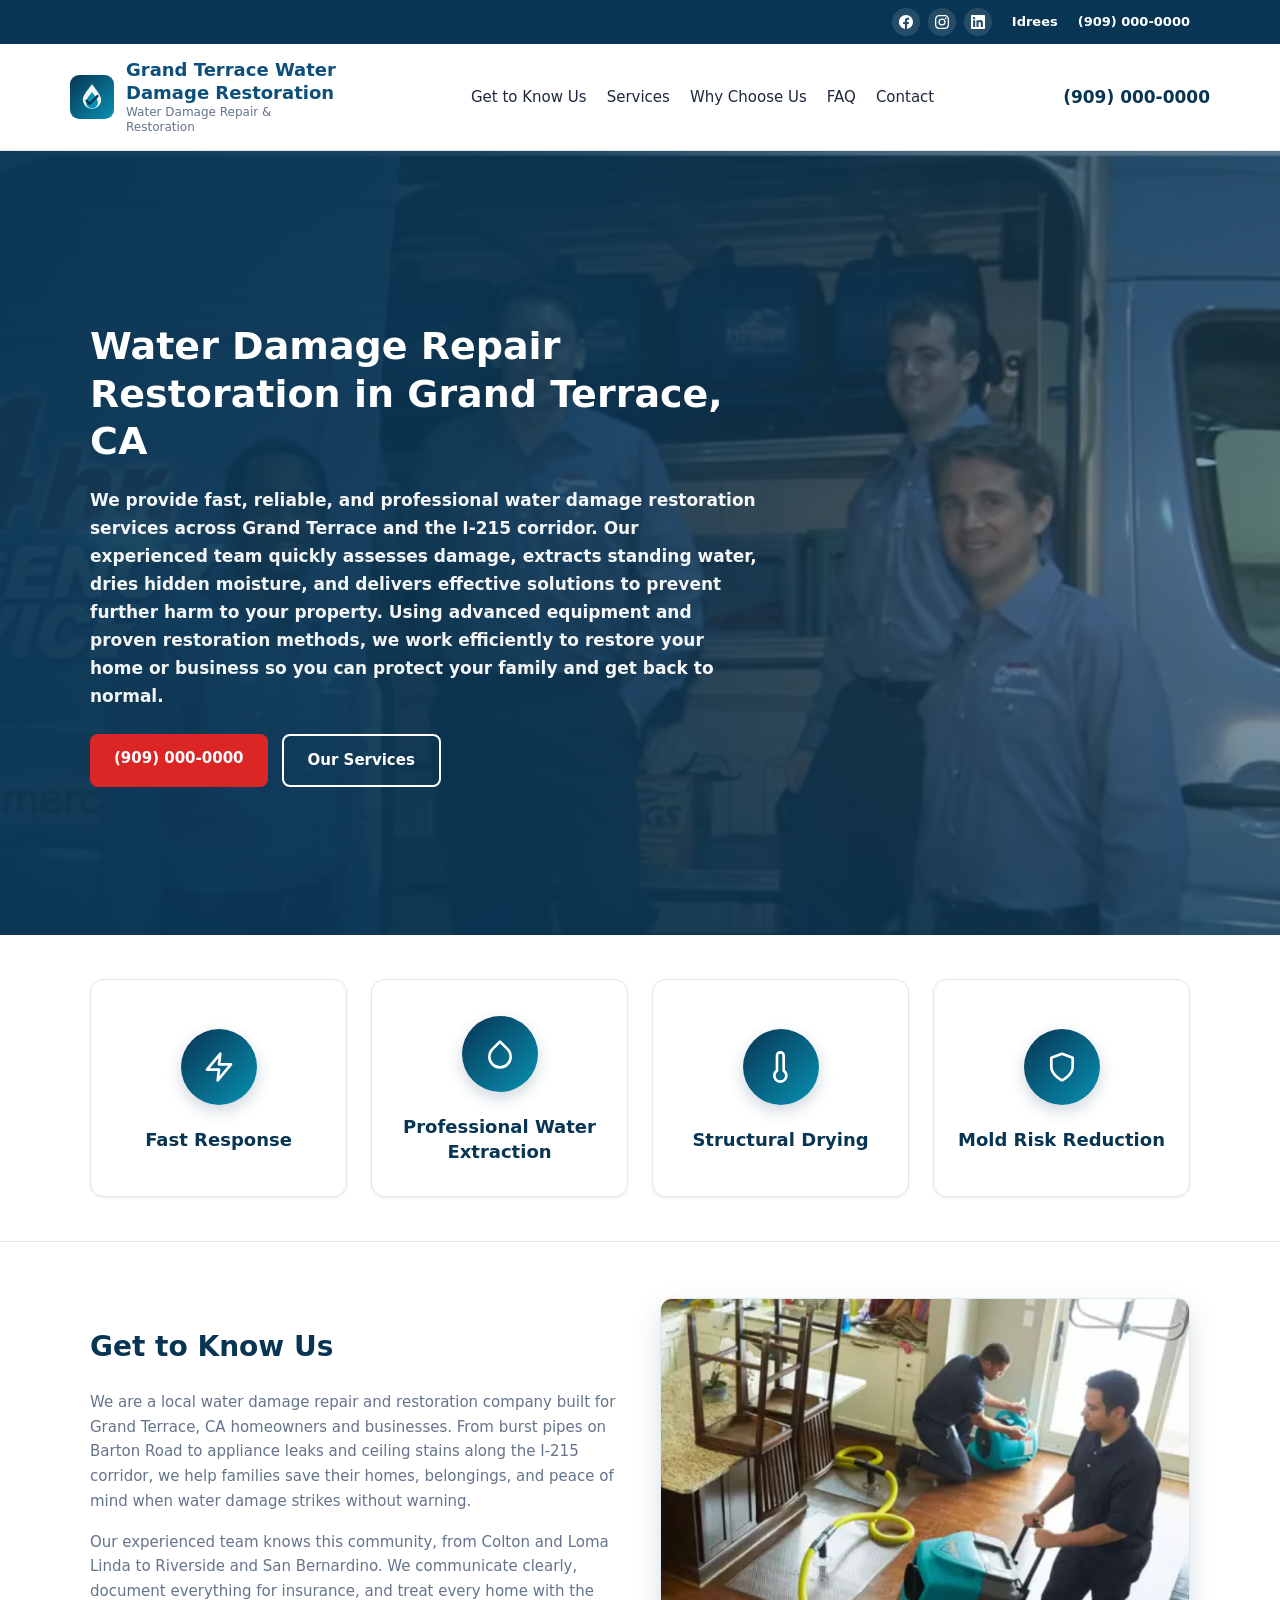
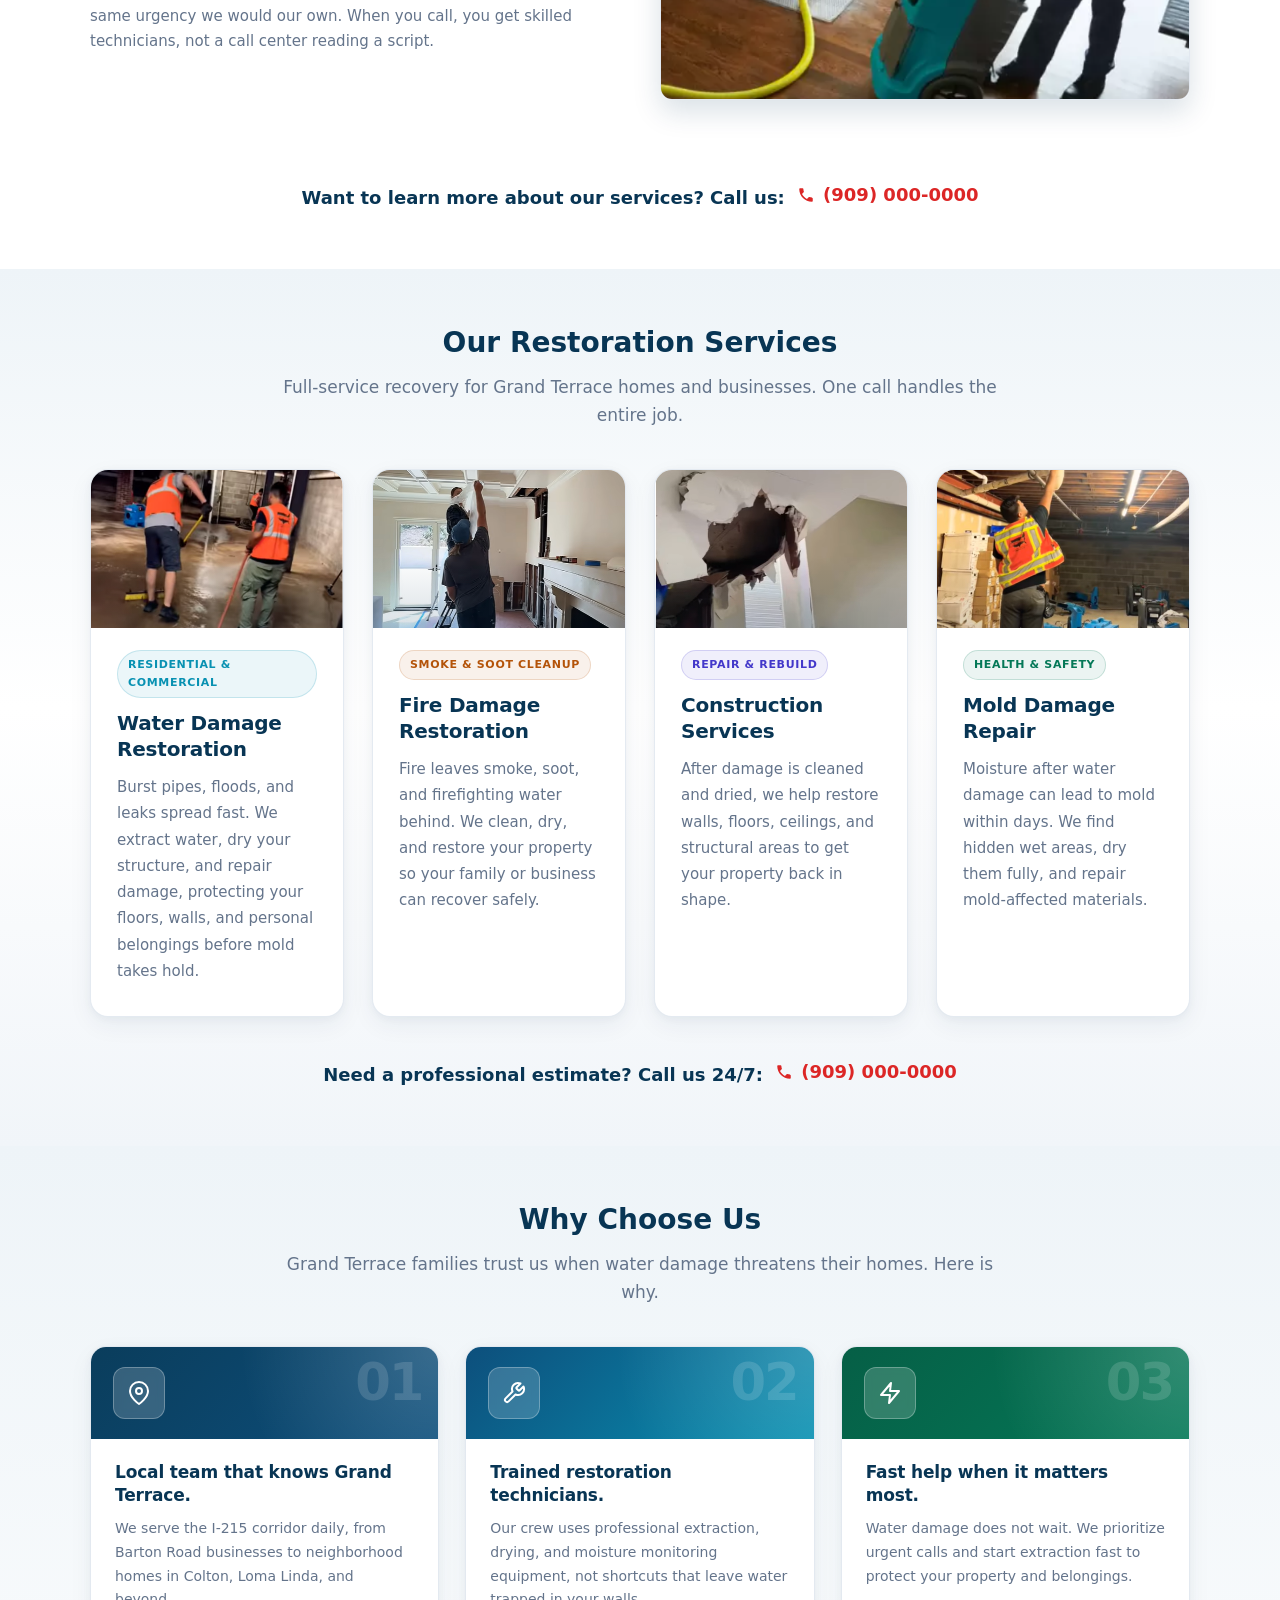
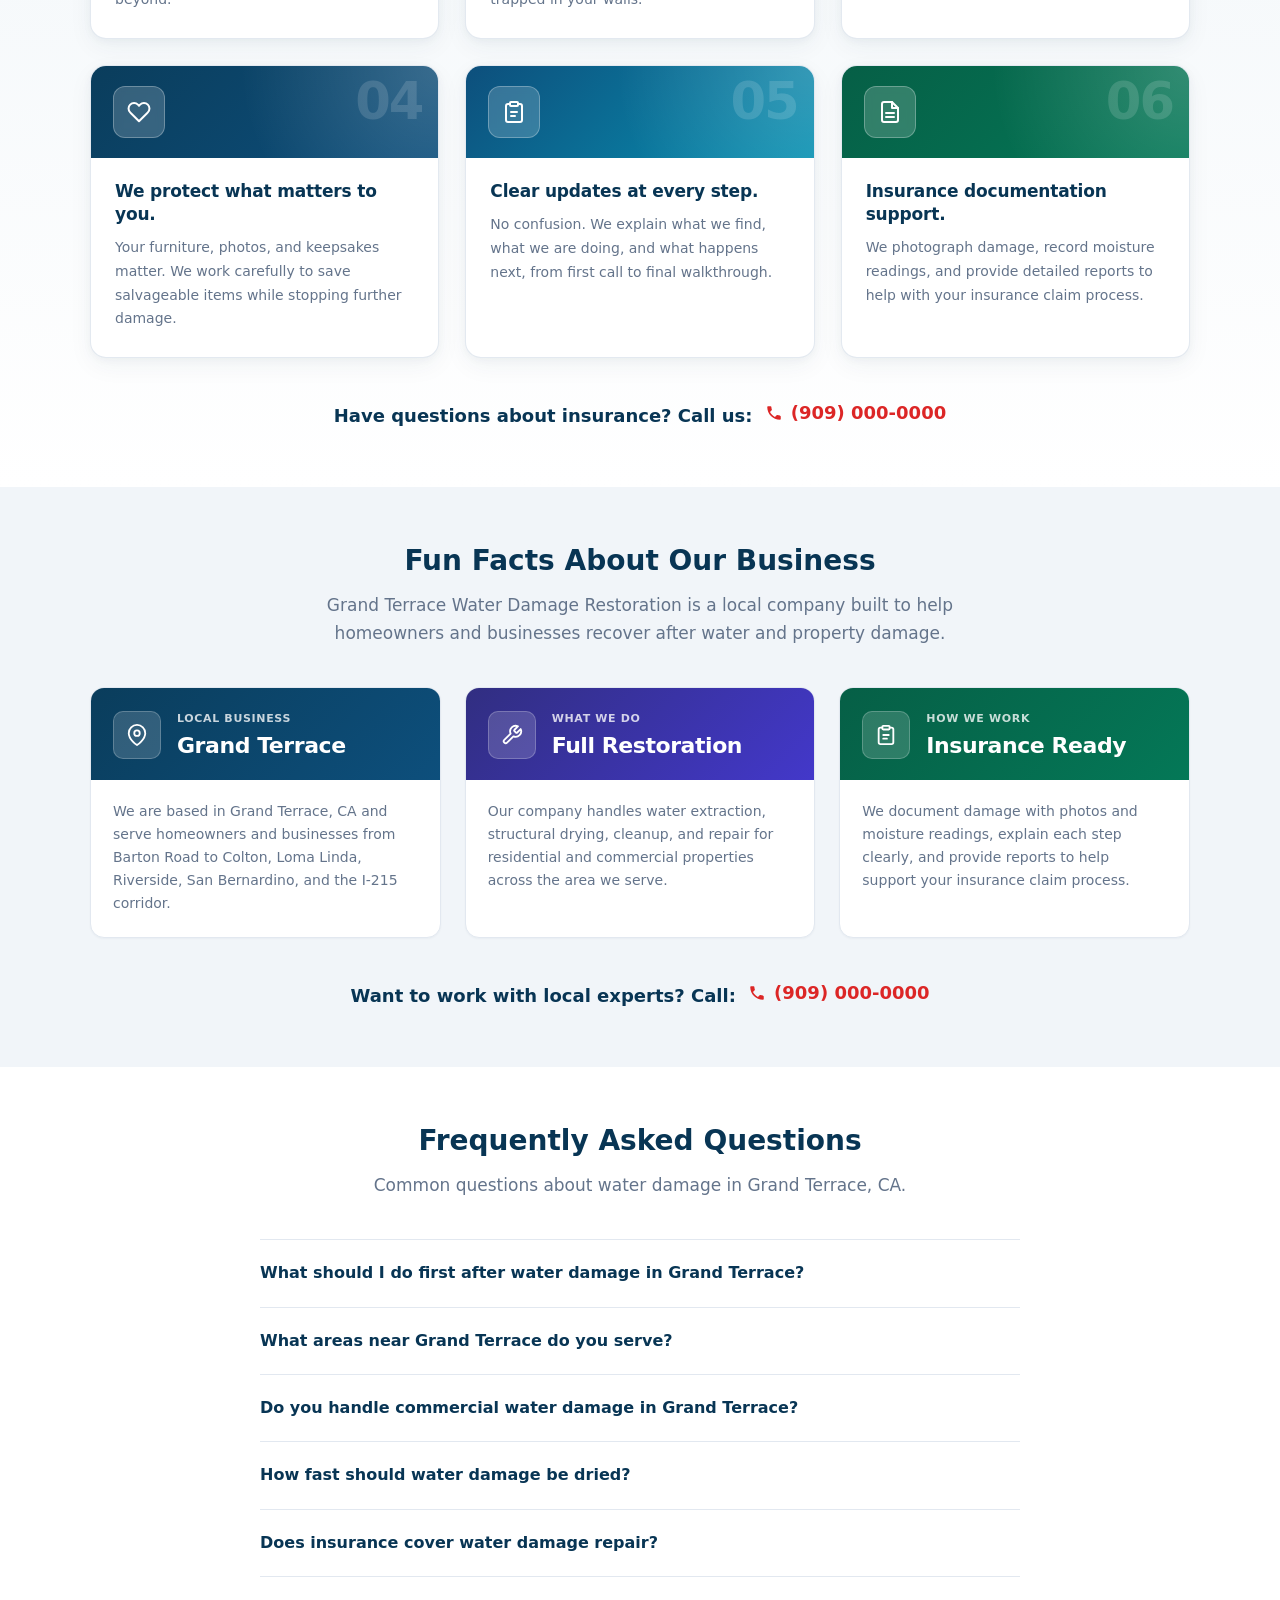
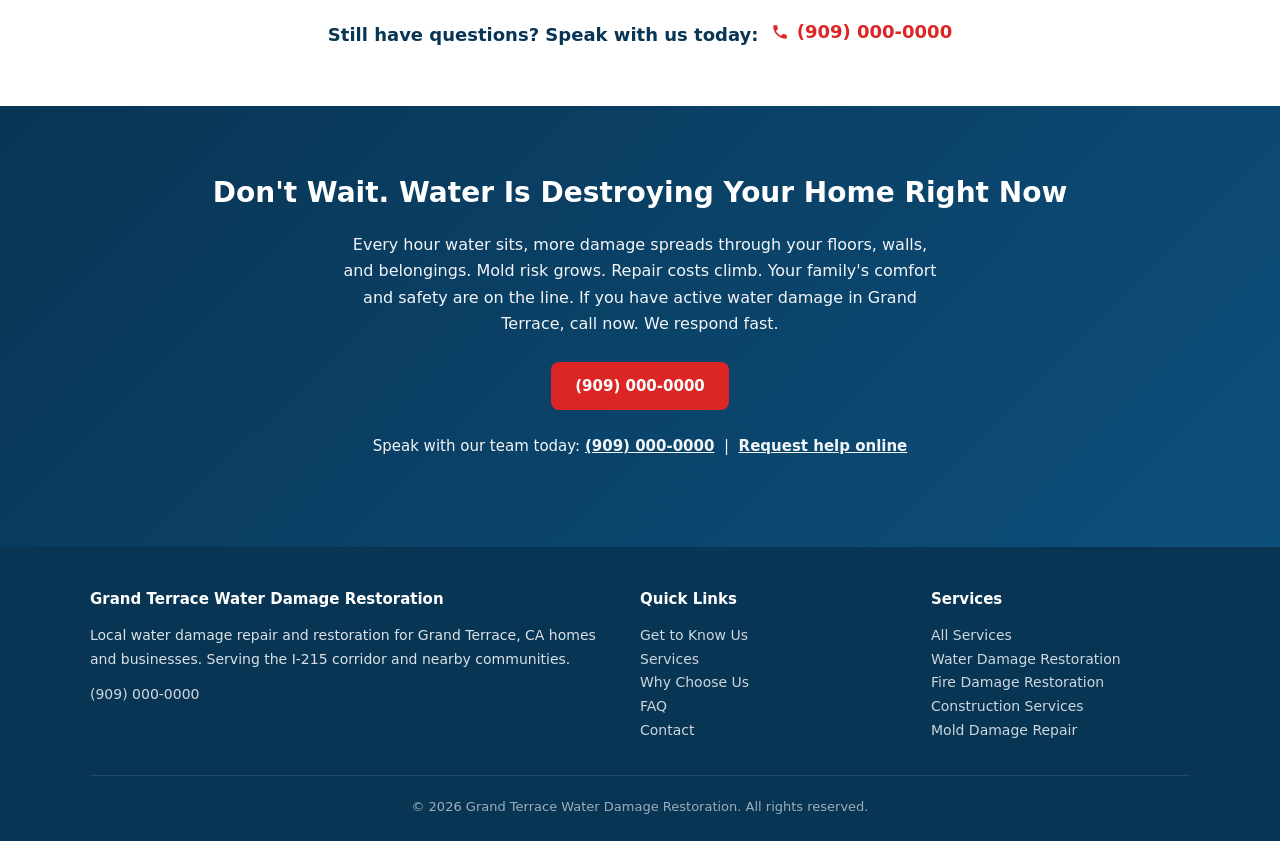
<file: index.html>
<!DOCTYPE html>
<html lang="en">
<head>
  <meta charset="UTF-8">
  <meta name="viewport" content="width=device-width, initial-scale=1.0">
  <meta name="google-site-verification" content="KWabnn2-zFoIOvnu6In6-HhWZeiPz6MG1-DdpIA4q38" />
  <title>Water Damage Repair Restoration Grand Terrace, CA</title>
  <meta name="description" content="Water spreading in your Grand Terrace home? Call now for fast extraction, drying, and repair. Local team serving the I-215 corridor. Protect your family and property today.">
  <link rel="canonical" href="https://www.example.com/water-damage-restoration-grand-terrace-ca/">
  <link rel="stylesheet" href="css/styles.css">
  <script type="application/ld+json">
  {
    "@context": "https://schema.org",
    "@graph": [
      {
        "@type": "LocalBusiness",
        "@id": "https://www.example.com/#business",
        "name": "Grand Terrace Water Damage Restoration",
        "description": "Water damage repair and restoration for homes and businesses in Grand Terrace, CA and nearby cities.",
        "url": "https://www.example.com/",
        "telephone": "+1-909-000-0000",
        "areaServed": { "@type": "City", "name": "Grand Terrace", "addressRegion": "CA" },
        "address": { "@type": "PostalAddress", "addressLocality": "Grand Terrace", "addressRegion": "CA", "addressCountry": "US" }
      },
      {
        "@type": "Service",
        "serviceType": "Water Damage Restoration",
        "provider": { "@id": "https://www.example.com/#business" },
        "areaServed": { "@type": "City", "name": "Grand Terrace", "addressRegion": "CA" },
        "url": "https://www.example.com/water-damage-restoration-grand-terrace-ca/"
      },
      {
        "@type": "FAQPage",
        "mainEntity": [
          { "@type": "Question", "name": "What should I do first after water damage in Grand Terrace?", "acceptedAnswer": { "@type": "Answer", "text": "Shut off the water source if safe to do so. Turn off power to wet areas. Move furniture, photos, and valuables away from standing water. Then call us immediately. Fast extraction protects your floors, walls, and belongings." }},
          { "@type": "Question", "name": "What areas near Grand Terrace do you serve?", "acceptedAnswer": { "@type": "Answer", "text": "We serve Grand Terrace, Colton, Loma Linda, Riverside, San Bernardino, and communities along the I-215 corridor. Contact us to confirm service for your address." }},
          { "@type": "Question", "name": "Do you handle commercial water damage in Grand Terrace?", "acceptedAnswer": { "@type": "Answer", "text": "Yes. We restore offices, shops, and restaurants in Grand Terrace and nearby cities. We work quickly to limit downtime and document damage for your insurance file." }},
          { "@type": "Question", "name": "How fast should water damage be dried?", "acceptedAnswer": { "@type": "Answer", "text": "Drying should start within 24 hours. Mold can grow on damp materials in 24 to 48 hours. Our team uses commercial extractors and dehumidifiers to reach moisture hidden inside walls and subfloors." }},
          { "@type": "Question", "name": "Does insurance cover water damage repair?", "acceptedAnswer": { "@type": "Answer", "text": "Many policies cover sudden, accidental damage like burst pipes. Slow leaks and flood damage may not qualify. Contact your adjuster. We provide photos, moisture readings, and reports to support your claim." }}
        ]
      }
    ]
  }
  </script>
</head>
<body>

  <!-- 1. Header Info -->
  <div class="header-info">
    <div class="container header-info-inner">
      <div class="header-info-meta">
        <ul class="header-social" aria-label="Social media">
          <li><a href="https://www.facebook.com/" aria-label="Facebook"><svg xmlns="http://www.w3.org/2000/svg" viewBox="0 0 24 24" aria-hidden="true"><path d="M24 12.073c0-6.627-5.373-12-12-12s-12 5.373-12 12c0 5.99 4.388 10.954 10.125 11.854v-8.385H7.078v-3.47h3.047V9.43c0-3.007 1.792-4.669 4.533-4.669 1.312 0 2.686.235 2.686.235v2.953H15.83c-1.491 0-1.956.925-1.956 1.874v2.25h3.328l-.532 3.47h-2.796v8.385C19.612 23.027 24 18.062 24 12.073z"/></svg></a></li>
          <li><a href="https://www.instagram.com/" aria-label="Instagram"><svg xmlns="http://www.w3.org/2000/svg" viewBox="0 0 24 24" aria-hidden="true"><path d="M12 2.163c3.204 0 3.584.012 4.85.07 3.252.148 4.771 1.691 4.919 4.919.058 1.265.069 1.645.069 4.849 0 3.205-.012 3.584-.069 4.849-.149 3.225-1.664 4.771-4.919 4.919-1.266.058-1.644.07-4.85.07-3.204 0-3.584-.012-4.849-.07-3.26-.149-4.771-1.699-4.919-4.92-.058-1.265-.07-1.644-.07-4.849 0-3.204.013-3.583.07-4.849.149-3.227 1.664-4.771 4.919-4.919 1.266-.057 1.645-.069 4.849-.069zM12 0C8.741 0 8.333.014 7.053.072 2.695.272.273 2.69.073 7.052.014 8.333 0 8.741 0 12c0 3.259.014 3.668.072 4.948.2 4.358 2.618 6.78 6.98 6.98C8.333 23.986 8.741 24 12 24c3.259 0 3.668-.014 4.948-.072 4.354-.2 6.782-2.618 6.979-6.98.059-1.28.073-1.689.073-4.948 0-3.259-.014-3.667-.072-4.947-.196-4.354-2.617-6.78-6.979-6.98C15.668.014 15.259 0 12 0zm0 5.838a6.162 6.162 0 1 0 0 12.324 6.162 6.162 0 0 0 0-12.324zM12 16a4 4 0 1 1 0-8 4 4 0 0 1 0 8zm6.406-11.845a1.44 1.44 0 1 0 0 2.881 1.44 1.44 0 0 0 0-2.881z"/></svg></a></li>
          <li><a href="https://www.linkedin.com/" aria-label="LinkedIn"><svg xmlns="http://www.w3.org/2000/svg" viewBox="0 0 24 24" aria-hidden="true"><path d="M20.447 20.452h-3.554v-5.569c0-1.328-.027-3.037-1.852-3.037-1.853 0-2.136 1.445-2.136 2.939v5.667H9.351V9h3.414v1.561h.046c.477-.9 1.637-1.85 3.37-1.85 3.601 0 4.267 2.37 4.267 5.455v6.286zM5.337 7.433a2.062 2.062 0 0 1-2.063-2.065 2.064 2.064 0 1 1 2.063 2.065zm1.782 13.019H3.555V9h3.564v11.452zM22.225 0H1.771C.792 0 0 .774 0 1.729v20.542C0 23.227.792 24 1.771 24h20.451C23.2 24 24 23.227 24 22.271V1.729C24 .774 23.2 0 22.222 0h.003z"/></svg></a></li>
        </ul>
        <span class="header-info-name">Idrees</span>
        <a href="tel:+19090000000" class="header-info-phone">(909) 000-0000</a>
      </div>
    </div>
  </div>

  <!-- 2. Header -->
  <header class="site-header">
    <div class="container header-inner">
      <a href="index.html" class="logo">
        <img src="images/logo.svg" alt="" class="logo-mark" width="44" height="44">
        <span class="logo-text">
          Grand Terrace Water Damage Restoration
          <span>Water Damage Repair &amp; Restoration</span>
        </span>
      </a>
      <button class="nav-toggle" aria-label="Toggle navigation" aria-expanded="false"><span></span></button>
      <nav class="main-nav" aria-label="Main navigation">
        <ul>
          <li><a href="#about">Get to Know Us</a></li>
          <li><a href="services/">Services</a></li>
          <li><a href="#why-choose-us">Why Choose Us</a></li>
          <li><a href="#faq">FAQ</a></li>
          <li><a href="#cta">Contact</a></li>
        </ul>
      </nav>
      <div class="header-actions">
        <a href="tel:+19090000000" class="header-phone-link">(909) 000-0000</a>
      </div>
    </div>
  </header>

  <main>

    <!-- 3. Hero -->
    <section class="hero" id="hero">
      <div class="container hero-grid">
        <div class="hero-content">
          <h1>Water Damage Repair Restoration in Grand Terrace, CA</h1>
          <p class="hero-subheadline">We provide fast, reliable, and professional water damage restoration services across Grand Terrace and the I-215 corridor. Our experienced team quickly assesses damage, extracts standing water, dries hidden moisture, and delivers effective solutions to prevent further harm to your property. Using advanced equipment and proven restoration methods, we work efficiently to restore your home or business so you can protect your family and get back to normal.</p>
          <div class="hero-cta">
            <a href="tel:+19090000000" class="btn btn-primary">(909) 000-0000</a>
            <a href="services/" class="btn btn-outline">Our Services</a>
          </div>
        </div>
      </div>
    </section>

    <!-- 4. USPs -->
    <section id="usps">
      <div class="container">
        <div class="usps-grid">
          <div class="usp-card">
            <div class="usp-icon" aria-hidden="true"><svg class="icon-svg" xmlns="http://www.w3.org/2000/svg" viewBox="0 0 24 24" fill="none" stroke="currentColor" stroke-width="2" stroke-linecap="round" stroke-linejoin="round"><polygon points="13 2 3 14 12 14 11 22 21 10 12 10 13 2"/></svg></div>
            <h3>Fast Response</h3>
          </div>
          <div class="usp-card">
            <div class="usp-icon" aria-hidden="true"><svg class="icon-svg" xmlns="http://www.w3.org/2000/svg" viewBox="0 0 24 24" fill="none" stroke="currentColor" stroke-width="2" stroke-linecap="round" stroke-linejoin="round"><path d="M12 2.69l5.66 5.66a8 8 0 1 1-11.31 0z"/></svg></div>
            <h3>Professional Water Extraction</h3>
          </div>
          <div class="usp-card">
            <div class="usp-icon" aria-hidden="true"><svg class="icon-svg" xmlns="http://www.w3.org/2000/svg" viewBox="0 0 24 24" fill="none" stroke="currentColor" stroke-width="2" stroke-linecap="round" stroke-linejoin="round"><path d="M14 14.76V3.5a2.5 2.5 0 0 0-5 0v11.26a4.5 4.5 0 1 0 5 0z"/></svg></div>
            <h3>Structural Drying</h3>
          </div>
          <div class="usp-card">
            <div class="usp-icon" aria-hidden="true"><svg class="icon-svg" xmlns="http://www.w3.org/2000/svg" viewBox="0 0 24 24" fill="none" stroke="currentColor" stroke-width="2" stroke-linecap="round" stroke-linejoin="round"><path d="M12 22s8-4 8-10V5l-8-3-8 3v7c0 6 8 10 8 10z"/></svg></div>
            <h3>Mold Risk Reduction</h3>
          </div>
        </div>
      </div>
    </section>

    <!-- 5. Get to Know Us -->
    <section id="about">
      <div class="container about-grid">
        <div class="about-content">
          <div class="section-header about-header">
            <h2>Get to Know Us</h2>
          </div>
          <p>We are a local water damage repair and restoration company built for Grand Terrace, CA homeowners and businesses. From burst pipes on Barton Road to appliance leaks and ceiling stains along the I-215 corridor, we help families save their homes, belongings, and peace of mind when water damage strikes without warning.</p>
          <p>Our experienced team knows this community, from Colton and Loma Linda to Riverside and San Bernardino. We communicate clearly, document everything for insurance, and treat every home with the same urgency we would our own. When you call, you get skilled technicians, not a call center reading a script.</p>
        </div>
        <div class="about-image">
          <img src="images/about-us-water-damage-restoration.png" alt="Water damage restoration technicians using professional drying equipment in a Grand Terrace CA home" width="600" height="400">
        </div>
        <div class="section-phone-cta" style="grid-column: 1 / -1;">
          Want to learn more about our services? Call us: <a href="tel:+19090000000"><svg xmlns="http://www.w3.org/2000/svg" viewBox="0 0 24 24"><path d="M20.01 15.38c-1.23 0-2.42-.2-3.53-.56a.977.977 0 0 0-1.01.24l-2.2 2.2c-2.83-1.44-5.15-3.75-6.59-6.59l2.2-2.21a.96.96 0 0 0 .25-1A11.36 11.36 0 0 1 8.5 4c0-.55-.45-1-1-1H4c-.55 0-1 .45-1 1 0 9.39 7.61 17 17 17 .55 0 1-.45 1-1v-3.5c0-.55-.45-1-1-1z"/></svg>(909) 000-0000</a>
        </div>
      </div>
    </section>

    <!-- 6. Services -->
    <section id="services">
      <div class="container">
        <div class="section-header">
          <h2>Our Restoration Services</h2>
          <p>Full-service recovery for Grand Terrace homes and businesses. One call handles the entire job.</p>
        </div>
        <div class="services-grid services-grid-four">
          <article class="service-card service-card-water">
            <div class="service-card-top">
              <img src="images/service-water-damage.png" alt="Professional water extraction and flood cleanup in a basement in Grand Terrace CA" width="400" height="220" loading="lazy">
            </div>
            <div class="service-card-body">
              <span class="service-tag">Residential &amp; Commercial</span>
              <h3><a href="water-damage-restoration/">Water Damage Restoration</a></h3>
              <p>Burst pipes, floods, and leaks spread fast. We extract water, dry your structure, and repair damage, protecting your floors, walls, and personal belongings before mold takes hold.</p>
            </div>
          </article>
          <article class="service-card service-card-fire">
            <div class="service-card-top">
              <img src="images/service-fire-damage.png" alt="Fire and smoke damage restoration work in a Grand Terrace CA home" width="400" height="220" loading="lazy">
            </div>
            <div class="service-card-body">
              <span class="service-tag">Smoke &amp; Soot Cleanup</span>
              <h3><a href="fire-damage-restoration/">Fire Damage Restoration</a></h3>
              <p>Fire leaves smoke, soot, and firefighting water behind. We clean, dry, and restore your property so your family or business can recover safely.</p>
            </div>
          </article>
          <article class="service-card service-card-storm">
            <div class="service-card-top">
              <img src="images/service-storm-damage.png" alt="Construction and repair services in Grand Terrace CA" width="400" height="220" loading="lazy">
            </div>
            <div class="service-card-body">
              <span class="service-tag">Repair &amp; Rebuild</span>
              <h3><a href="construction-services/">Construction Services</a></h3>
              <p>After damage is cleaned and dried, we help restore walls, floors, ceilings, and structural areas to get your property back in shape.</p>
            </div>
          </article>
          <article class="service-card service-card-mold">
            <div class="service-card-top">
              <img src="images/service-mold-remediation.png" alt="Mold damage repair and remediation in Grand Terrace CA" width="400" height="220" loading="lazy">
            </div>
            <div class="service-card-body">
              <span class="service-tag">Health &amp; Safety</span>
              <h3><a href="mold-remediation/">Mold Damage Repair</a></h3>
              <p>Moisture after water damage can lead to mold within days. We find hidden wet areas, dry them fully, and repair mold-affected materials.</p>
            </div>
          </article>
        </div>
        <div class="section-phone-cta">
          Need a professional estimate? Call us 24/7: <a href="tel:+19090000000"><svg xmlns="http://www.w3.org/2000/svg" viewBox="0 0 24 24"><path d="M20.01 15.38c-1.23 0-2.42-.2-3.53-.56a.977.977 0 0 0-1.01.24l-2.2 2.2c-2.83-1.44-5.15-3.75-6.59-6.59l2.2-2.21a.96.96 0 0 0 .25-1A11.36 11.36 0 0 1 8.5 4c0-.55-.45-1-1-1H4c-.55 0-1 .45-1 1 0 9.39 7.61 17 17 17 .55 0 1-.45 1-1v-3.5c0-.55-.45-1-1-1z"/></svg>(909) 000-0000</a>
        </div>
      </div>
    </section>

    <!-- 7. Why Choose Us -->
    <section id="why-choose-us">
      <div class="container">
        <div class="section-header">
          <h2>Why Choose Us</h2>
          <p>Grand Terrace families trust us when water damage threatens their homes. Here is why.</p>
        </div>
        <div class="benefits-grid">
          <article class="benefit">
            <div class="benefit-head">
              <span class="benefit-num" aria-hidden="true"></span>
              <div class="benefit-icon" aria-hidden="true"><svg class="icon-svg" xmlns="http://www.w3.org/2000/svg" viewBox="0 0 24 24" fill="none" stroke="currentColor" stroke-width="2" stroke-linecap="round" stroke-linejoin="round"><path d="M21 10c0 7-9 13-9 13s-9-6-9-13a9 9 0 0 1 18 0z"/><circle cx="12" cy="10" r="3"/></svg></div>
            </div>
            <div class="benefit-body">
              <h3>Local team that knows Grand Terrace.</h3>
              <p>We serve the I-215 corridor daily, from Barton Road businesses to neighborhood homes in Colton, Loma Linda, and beyond.</p>
            </div>
          </article>
          <article class="benefit">
            <div class="benefit-head">
              <span class="benefit-num" aria-hidden="true"></span>
              <div class="benefit-icon" aria-hidden="true"><svg class="icon-svg" xmlns="http://www.w3.org/2000/svg" viewBox="0 0 24 24" fill="none" stroke="currentColor" stroke-width="2" stroke-linecap="round" stroke-linejoin="round"><path d="M14.7 6.3a1 1 0 0 0 0 1.4l1.6 1.6a1 1 0 0 0 1.4 0l3.77-3.77a6 6 0 0 1-7.94 7.94l-6.91 6.91a2.12 2.12 0 0 1-3-3l6.91-6.91a6 6 0 0 1 7.94-7.94l-3.76 3.76z"/></svg></div>
            </div>
            <div class="benefit-body">
              <h3>Trained restoration technicians.</h3>
              <p>Our crew uses professional extraction, drying, and moisture monitoring equipment, not shortcuts that leave water trapped in your walls.</p>
            </div>
          </article>
          <article class="benefit">
            <div class="benefit-head">
              <span class="benefit-num" aria-hidden="true"></span>
              <div class="benefit-icon" aria-hidden="true"><svg class="icon-svg" xmlns="http://www.w3.org/2000/svg" viewBox="0 0 24 24" fill="none" stroke="currentColor" stroke-width="2" stroke-linecap="round" stroke-linejoin="round"><polygon points="13 2 3 14 12 14 11 22 21 10 12 10 13 2"/></svg></div>
            </div>
            <div class="benefit-body">
              <h3>Fast help when it matters most.</h3>
              <p>Water damage does not wait. We prioritize urgent calls and start extraction fast to protect your property and belongings.</p>
            </div>
          </article>
          <article class="benefit">
            <div class="benefit-head">
              <span class="benefit-num" aria-hidden="true"></span>
              <div class="benefit-icon" aria-hidden="true"><svg class="icon-svg" xmlns="http://www.w3.org/2000/svg" viewBox="0 0 24 24" fill="none" stroke="currentColor" stroke-width="2" stroke-linecap="round" stroke-linejoin="round"><path d="M20.84 4.61a5.5 5.5 0 0 0-7.78 0L12 5.67l-1.06-1.06a5.5 5.5 0 0 0-7.78 7.78l1.06 1.06L12 21.23l7.78-7.78 1.06-1.06a5.5 5.5 0 0 0 0-7.78z"/></svg></div>
            </div>
            <div class="benefit-body">
              <h3>We protect what matters to you.</h3>
              <p>Your furniture, photos, and keepsakes matter. We work carefully to save salvageable items while stopping further damage.</p>
            </div>
          </article>
          <article class="benefit">
            <div class="benefit-head">
              <span class="benefit-num" aria-hidden="true"></span>
              <div class="benefit-icon" aria-hidden="true"><svg class="icon-svg" xmlns="http://www.w3.org/2000/svg" viewBox="0 0 24 24" fill="none" stroke="currentColor" stroke-width="2" stroke-linecap="round" stroke-linejoin="round"><path d="M16 4h2a2 2 0 0 1 2 2v14a2 2 0 0 1-2 2H6a2 2 0 0 1-2-2V6a2 2 0 0 1 2-2h2"/><rect x="8" y="2" width="8" height="4" rx="1" ry="1"/><line x1="9" y1="12" x2="15" y2="12"/><line x1="9" y1="16" x2="13" y2="16"/></svg></div>
            </div>
            <div class="benefit-body">
              <h3>Clear updates at every step.</h3>
              <p>No confusion. We explain what we find, what we are doing, and what happens next, from first call to final walkthrough.</p>
            </div>
          </article>
          <article class="benefit">
            <div class="benefit-head">
              <span class="benefit-num" aria-hidden="true"></span>
              <div class="benefit-icon" aria-hidden="true"><svg class="icon-svg" xmlns="http://www.w3.org/2000/svg" viewBox="0 0 24 24" fill="none" stroke="currentColor" stroke-width="2" stroke-linecap="round" stroke-linejoin="round"><path d="M14 2H6a2 2 0 0 0-2 2v16a2 2 0 0 0 2 2h12a2 2 0 0 0 2-2V8z"/><polyline points="14 2 14 8 20 8"/><line x1="16" y1="13" x2="8" y2="13"/><line x1="16" y1="17" x2="8" y2="17"/></svg></div>
            </div>
            <div class="benefit-body">
              <h3>Insurance documentation support.</h3>
              <p>We photograph damage, record moisture readings, and provide detailed reports to help with your insurance claim process.</p>
            </div>
          </article>
        </div>
        <div class="section-phone-cta">
          Have questions about insurance? Call us: <a href="tel:+19090000000"><svg xmlns="http://www.w3.org/2000/svg" viewBox="0 0 24 24"><path d="M20.01 15.38c-1.23 0-2.42-.2-3.53-.56a.977.977 0 0 0-1.01.24l-2.2 2.2c-2.83-1.44-5.15-3.75-6.59-6.59l2.2-2.21a.96.96 0 0 0 .25-1A11.36 11.36 0 0 1 8.5 4c0-.55-.45-1-1-1H4c-.55 0-1 .45-1 1 0 9.39 7.61 17 17 17 .55 0 1-.45 1-1v-3.5c0-.55-.45-1-1-1z"/></svg>(909) 000-0000</a>
        </div>
      </div>
    </section>

    <!-- 8. Fun Facts -->
    <section id="fun-facts">
      <div class="container">
        <div class="section-header">
          <h2>Fun Facts About Our Business</h2>
          <p>Grand Terrace Water Damage Restoration is a local company built to help homeowners and businesses recover after water and property damage.</p>
        </div>
        <div class="facts-grid">
          <article class="fact-card fact-card-stat">
            <div class="fact-card-head">
              <div class="fact-icon" aria-hidden="true"><svg class="icon-svg" xmlns="http://www.w3.org/2000/svg" viewBox="0 0 24 24" fill="none" stroke="currentColor" stroke-width="2" stroke-linecap="round" stroke-linejoin="round"><path d="M21 10c0 7-9 13-9 13s-9-6-9-13a9 9 0 0 1 18 0z"/><circle cx="12" cy="10" r="3"/></svg></div>
              <div class="fact-head-text">
                <span class="fact-label">Local Business</span>
                <div class="fact-number">Grand Terrace</div>
              </div>
            </div>
            <div class="fact-card-body">
              <p>We are based in Grand Terrace, CA and serve homeowners and businesses from Barton Road to Colton, Loma Linda, Riverside, San Bernardino, and the I-215 corridor.</p>
            </div>
          </article>
          <article class="fact-card fact-card-hidden">
            <div class="fact-card-head">
              <div class="fact-icon" aria-hidden="true"><svg class="icon-svg" xmlns="http://www.w3.org/2000/svg" viewBox="0 0 24 24" fill="none" stroke="currentColor" stroke-width="2" stroke-linecap="round" stroke-linejoin="round"><path d="M14.7 6.3a1 1 0 0 0 0 1.4l1.6 1.6a1 1 0 0 0 1.4 0l3.77-3.77a6 6 0 0 1-7.94 7.94l-6.91 6.91a2.12 2.12 0 0 1-3-3l6.91-6.91a6 6 0 0 1 7.94-7.94l-3.76 3.76z"/></svg></div>
              <div class="fact-head-text">
                <span class="fact-label">What We Do</span>
                <div class="fact-number">Full Restoration</div>
              </div>
            </div>
            <div class="fact-card-body">
              <p>Our company handles water extraction, structural drying, cleanup, and repair for residential and commercial properties across the area we serve.</p>
            </div>
          </article>
          <article class="fact-card fact-card-cause">
            <div class="fact-card-head">
              <div class="fact-icon" aria-hidden="true"><svg class="icon-svg" xmlns="http://www.w3.org/2000/svg" viewBox="0 0 24 24" fill="none" stroke="currentColor" stroke-width="2" stroke-linecap="round" stroke-linejoin="round"><path d="M16 4h2a2 2 0 0 1 2 2v14a2 2 0 0 1-2 2H6a2 2 0 0 1-2-2V6a2 2 0 0 1 2-2h2"/><rect x="8" y="2" width="8" height="4" rx="1" ry="1"/><line x1="9" y1="12" x2="15" y2="12"/><line x1="9" y1="16" x2="13" y2="16"/></svg></div>
              <div class="fact-head-text">
                <span class="fact-label">How We Work</span>
                <div class="fact-number">Insurance Ready</div>
              </div>
            </div>
            <div class="fact-card-body">
              <p>We document damage with photos and moisture readings, explain each step clearly, and provide reports to help support your insurance claim process.</p>
            </div>
          </article>
        </div>
        <div class="section-phone-cta">
          Want to work with local experts? Call: <a href="tel:+19090000000"><svg xmlns="http://www.w3.org/2000/svg" viewBox="0 0 24 24"><path d="M20.01 15.38c-1.23 0-2.42-.2-3.53-.56a.977.977 0 0 0-1.01.24l-2.2 2.2c-2.83-1.44-5.15-3.75-6.59-6.59l2.2-2.21a.96.96 0 0 0 .25-1A11.36 11.36 0 0 1 8.5 4c0-.55-.45-1-1-1H4c-.55 0-1 .45-1 1 0 9.39 7.61 17 17 17 .55 0 1-.45 1-1v-3.5c0-.55-.45-1-1-1z"/></svg>(909) 000-0000</a>
        </div>
      </div>
    </section>

    <!-- 9. FAQ -->
    <section id="faq">
      <div class="container">
        <div class="section-header">
          <h2>Frequently Asked Questions</h2>
          <p>Common questions about water damage in Grand Terrace, CA.</p>
        </div>
        <div class="faq-list">
          <details class="faq-item">
            <summary class="faq-question">What should I do first after water damage in Grand Terrace?</summary>
            <div class="faq-answer">
              <p>Shut off the water source if you can do so safely. Turn off electricity to any wet rooms. Move furniture, electronics, and valuables away from standing water. Then call us right away. The faster we extract water and start drying, the more of your home and belongings we can save.</p>
            </div>
          </details>
          <details class="faq-item">
            <summary class="faq-question">What areas near Grand Terrace do you serve?</summary>
            <div class="faq-answer">
              <p>We serve Grand Terrace and surrounding communities including Colton, Loma Linda, Riverside, San Bernardino, and cities along the I-215 corridor. Visit our <a href="service-areas/">service areas</a> page or <a href="contact/">contact us</a> to confirm we cover your address.</p>
            </div>
          </details>
          <details class="faq-item">
            <summary class="faq-question">Do you handle commercial water damage in Grand Terrace?</summary>
            <div class="faq-answer">
              <p>Yes. We restore offices, retail spaces, restaurants, and other commercial properties in Grand Terrace and nearby cities. We work fast to limit business downtime and provide full documentation for your insurance records.</p>
            </div>
          </details>
          <details class="faq-item">
            <summary class="faq-question">How fast should water damage be dried?</summary>
            <div class="faq-answer">
              <p>Drying should begin within 24 hours. Mold can start on damp materials in 24 to 48 hours. Our team uses commercial extractors, air movers, and dehumidifiers to pull moisture from walls, floors, and subfloors, not just the surface you can see.</p>
            </div>
          </details>
          <details class="faq-item">
            <summary class="faq-question">Does insurance cover water damage repair?</summary>
            <div class="faq-answer">
              <p>Many homeowner policies cover sudden, accidental damage like burst pipes or appliance failures. Slow leaks and flood damage may not be covered. Contact your insurance adjuster to confirm. We provide photos, moisture readings, and detailed documentation to support your claim. We do not approve or deny claims ourselves.</p>
            </div>
          </details>
        </div>
        <div class="section-phone-cta">
          Still have questions? Speak with us today: <a href="tel:+19090000000"><svg xmlns="http://www.w3.org/2000/svg" viewBox="0 0 24 24"><path d="M20.01 15.38c-1.23 0-2.42-.2-3.53-.56a.977.977 0 0 0-1.01.24l-2.2 2.2c-2.83-1.44-5.15-3.75-6.59-6.59l2.2-2.21a.96.96 0 0 0 .25-1A11.36 11.36 0 0 1 8.5 4c0-.55-.45-1-1-1H4c-.55 0-1 .45-1 1 0 9.39 7.61 17 17 17 .55 0 1-.45 1-1v-3.5c0-.55-.45-1-1-1z"/></svg>(909) 000-0000</a>
        </div>
      </div>
    </section>

    <!-- 10. CTA -->
    <section class="final-cta" id="cta">
      <div class="container">
        <h2>Don't Wait. Water Is Destroying Your Home Right Now</h2>
        <p>Every hour water sits, more damage spreads through your floors, walls, and belongings. Mold risk grows. Repair costs climb. Your family's comfort and safety are on the line. If you have active water damage in Grand Terrace, call now. We respond fast.</p>
        <div class="btn-group">
          <a href="tel:+19090000000" class="btn btn-primary">(909) 000-0000</a>
        </div>
        <p class="cta-note">Speak with our team today: <a href="tel:+19090000000">(909) 000-0000</a> &nbsp;|&nbsp; <a href="contact/">Request help online</a></p>
      </div>
    </section>

  </main>

  <!-- 11. Footer -->
  <footer class="site-footer">
    <div class="container">
      <div class="footer-grid">
        <div>
          <h4>Grand Terrace Water Damage Restoration</h4>
          <p>Local water damage repair and restoration for Grand Terrace, CA homes and businesses. Serving the I-215 corridor and nearby communities.</p>
          <p style="margin-top:0.75rem;"><a href="tel:+19090000000">(909) 000-0000</a></p>
        </div>
        <div>
          <h4>Quick Links</h4>
          <ul>
            <li><a href="#about">Get to Know Us</a></li>
            <li><a href="services/">Services</a></li>
            <li><a href="#why-choose-us">Why Choose Us</a></li>
            <li><a href="#faq">FAQ</a></li>
            <li><a href="contact.html">Contact</a></li>
          </ul>
        </div>
        <div>
          <h4>Services</h4>
          <ul>
            <li><a href="services/">All Services</a></li>
            <li><a href="water-damage-restoration/">Water Damage Restoration</a></li>
            <li><a href="fire-damage-restoration/">Fire Damage Restoration</a></li>
            <li><a href="construction-services/">Construction Services</a></li>
            <li><a href="mold-remediation/">Mold Damage Repair</a></li>
          </ul>
        </div>
      </div>
      <div class="footer-bottom">
        <p>&copy; 2026 Grand Terrace Water Damage Restoration. All rights reserved.</p>
      </div>
    </div>
  </footer>

  <script src="js/main.js"></script>
</body>
</html>
</file>
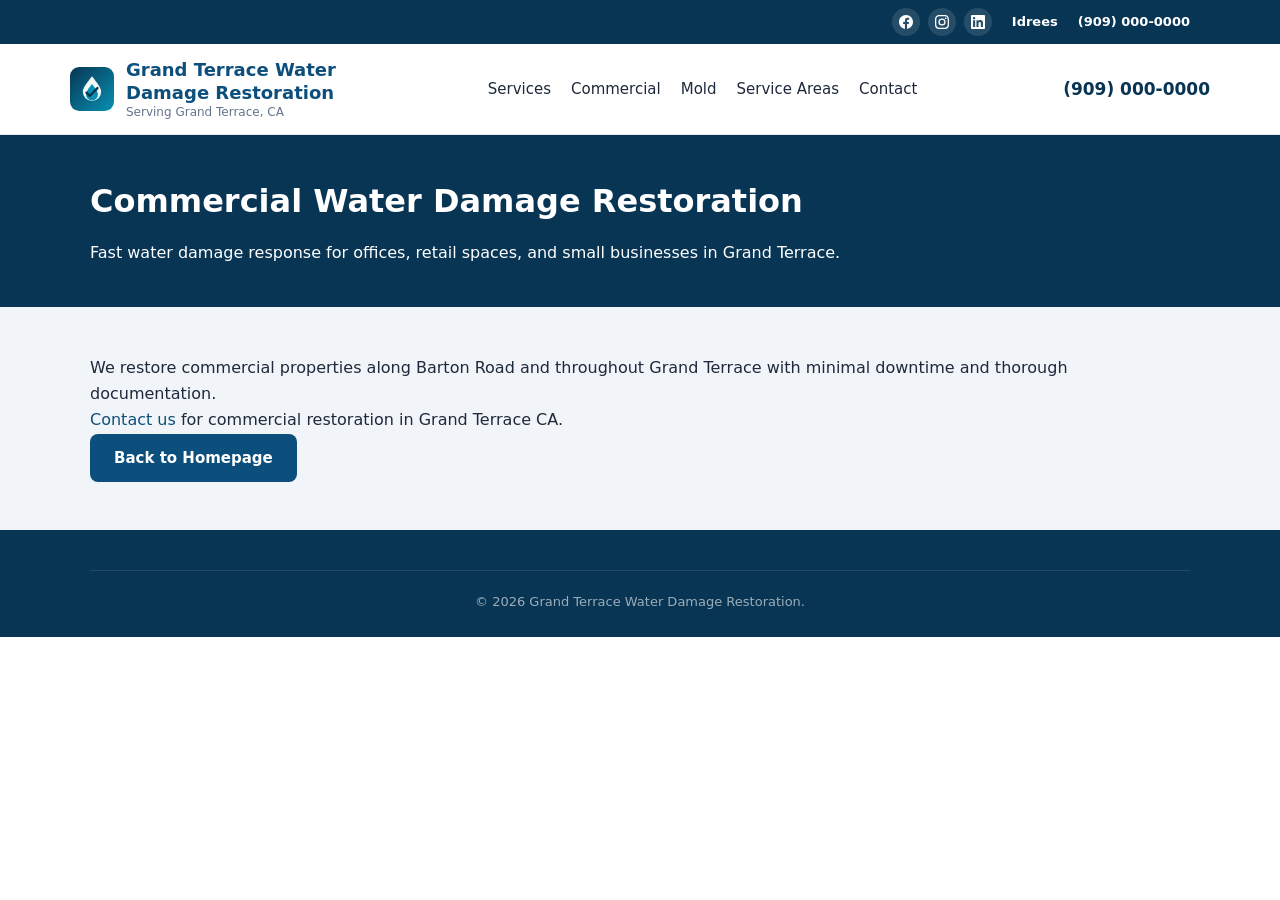
<file: commercial-restoration/index.html>
﻿<!DOCTYPE html>
<html lang="en">
<head>
  <meta charset="UTF-8">
  <meta name="viewport" content="width=device-width, initial-scale=1.0">
  <title>Commercial Water Damage Restoration Grand Terrace, CA</title>
  <meta name="description" content="Commercial water damage restoration in Grand Terrace, CA for offices, retail, and business properties.">
  <link rel="stylesheet" href="../css/styles.css">
</head>
<body>
  <div class="header-info">
    <div class="container header-info-inner">
      <div class="header-info-meta">
        <ul class="header-social" aria-label="Social media">
          <li><a href="https://www.facebook.com/" aria-label="Facebook"><svg xmlns="http://www.w3.org/2000/svg" viewBox="0 0 24 24" aria-hidden="true"><path d="M24 12.073c0-6.627-5.373-12-12-12s-12 5.373-12 12c0 5.99 4.388 10.954 10.125 11.854v-8.385H7.078v-3.47h3.047V9.43c0-3.007 1.792-4.669 4.533-4.669 1.312 0 2.686.235 2.686.235v2.953H15.83c-1.491 0-1.956.925-1.956 1.874v2.25h3.328l-.532 3.47h-2.796v8.385C19.612 23.027 24 18.062 24 12.073z"/></svg></a></li>
          <li><a href="https://www.instagram.com/" aria-label="Instagram"><svg xmlns="http://www.w3.org/2000/svg" viewBox="0 0 24 24" aria-hidden="true"><path d="M12 2.163c3.204 0 3.584.012 4.85.07 3.252.148 4.771 1.691 4.919 4.919.058 1.265.069 1.645.069 4.849 0 3.205-.012 3.584-.069 4.849-.149 3.225-1.664 4.771-4.919 4.919-1.266.058-1.644.07-4.85.07-3.204 0-3.584-.012-4.849-.07-3.26-.149-4.771-1.699-4.919-4.92-.058-1.265-.07-1.644-.07-4.849 0-3.204.013-3.583.07-4.849.149-3.227 1.664-4.771 4.919-4.919 1.266-.057 1.645-.069 4.849-.069zM12 0C8.741 0 8.333.014 7.053.072 2.695.272.273 2.69.073 7.052.014 8.333 0 8.741 0 12c0 3.259.014 3.668.072 4.948.2 4.358 2.618 6.78 6.98 6.98C8.333 23.986 8.741 24 12 24c3.259 0 3.668-.014 4.948-.072 4.354-.2 6.782-2.618 6.979-6.98.059-1.28.073-1.689.073-4.948 0-3.259-.014-3.667-.072-4.947-.196-4.354-2.617-6.78-6.979-6.98C15.668.014 15.259 0 12 0zm0 5.838a6.162 6.162 0 1 0 0 12.324 6.162 6.162 0 0 0 0-12.324zM12 16a4 4 0 1 1 0-8 4 4 0 0 1 0 8zm6.406-11.845a1.44 1.44 0 1 0 0 2.881 1.44 1.44 0 0 0 0-2.881z"/></svg></a></li>
          <li><a href="https://www.linkedin.com/" aria-label="LinkedIn"><svg xmlns="http://www.w3.org/2000/svg" viewBox="0 0 24 24" aria-hidden="true"><path d="M20.447 20.452h-3.554v-5.569c0-1.328-.027-3.037-1.852-3.037-1.853 0-2.136 1.445-2.136 2.939v5.667H9.351V9h3.414v1.561h.046c.477-.9 1.637-1.85 3.37-1.85 3.601 0 4.267 2.37 4.267 5.455v6.286zM5.337 7.433a2.062 2.062 0 0 1-2.063-2.065 2.064 2.064 0 1 1 2.063 2.065zm1.782 13.019H3.555V9h3.564v11.452zM22.225 0H1.771C.792 0 0 .774 0 1.729v20.542C0 23.227.792 24 1.771 24h20.451C23.2 24 24 23.227 24 22.271V1.729C24 .774 23.2 0 22.222 0h.003z"/></svg></a></li>
        </ul>
        <span class="header-info-name">Idrees</span>
        <a href="tel:+19090000000" class="header-info-phone">(909) 000-0000</a>
      </div>
    </div>
  </div>
  <header class="site-header">
    <div class="container header-inner">
      <a href="../index.html" class="logo">
        <img src="../images/logo.svg" alt="" class="logo-mark" width="44" height="44">
        <span class="logo-text">
          Grand Terrace Water Damage Restoration
          <span>Serving Grand Terrace, CA</span>
        </span>
      </a>
      <button class="nav-toggle" aria-label="Toggle navigation" aria-expanded="false"><span></span></button>
      <nav class="main-nav"><ul>
        <li><a href="../services/">Services</a></li>
        <li><a href="../commercial-restoration/">Commercial</a></li>
        <li><a href="../mold-remediation/">Mold</a></li>
        <li><a href="../service-areas/">Service Areas</a></li>
        <li><a href="../contact/">Contact</a></li>
      </ul></nav>
      <div class="header-actions">        <a href="tel:+19090000000" class="header-phone-link">(909) 000-0000</a>
      </div>
    </div>
  </header>
  <main>
    <section class="page-hero"><div class="container"><h1>Commercial Water Damage Restoration</h1><p>Fast water damage response for offices, retail spaces, and small businesses in Grand Terrace.</p></div></section>
    <section class="page-content"><div class="container content-block">
      <p>We restore commercial properties along Barton Road and throughout Grand Terrace with minimal downtime and thorough documentation.</p>
      <p><a href="../contact/">Contact us</a> for commercial restoration in Grand Terrace CA.</p>
      <p><a href="../index.html" class="btn btn-secondary">Back to Homepage</a></p>
    </div></section>
  </main>
  <footer class="site-footer"><div class="container"><div class="footer-bottom"><p>&copy; 2026 Grand Terrace Water Damage Restoration.</p></div></div></footer>
  <script src="../js/main.js"></script>
</body>
</html>
</file>
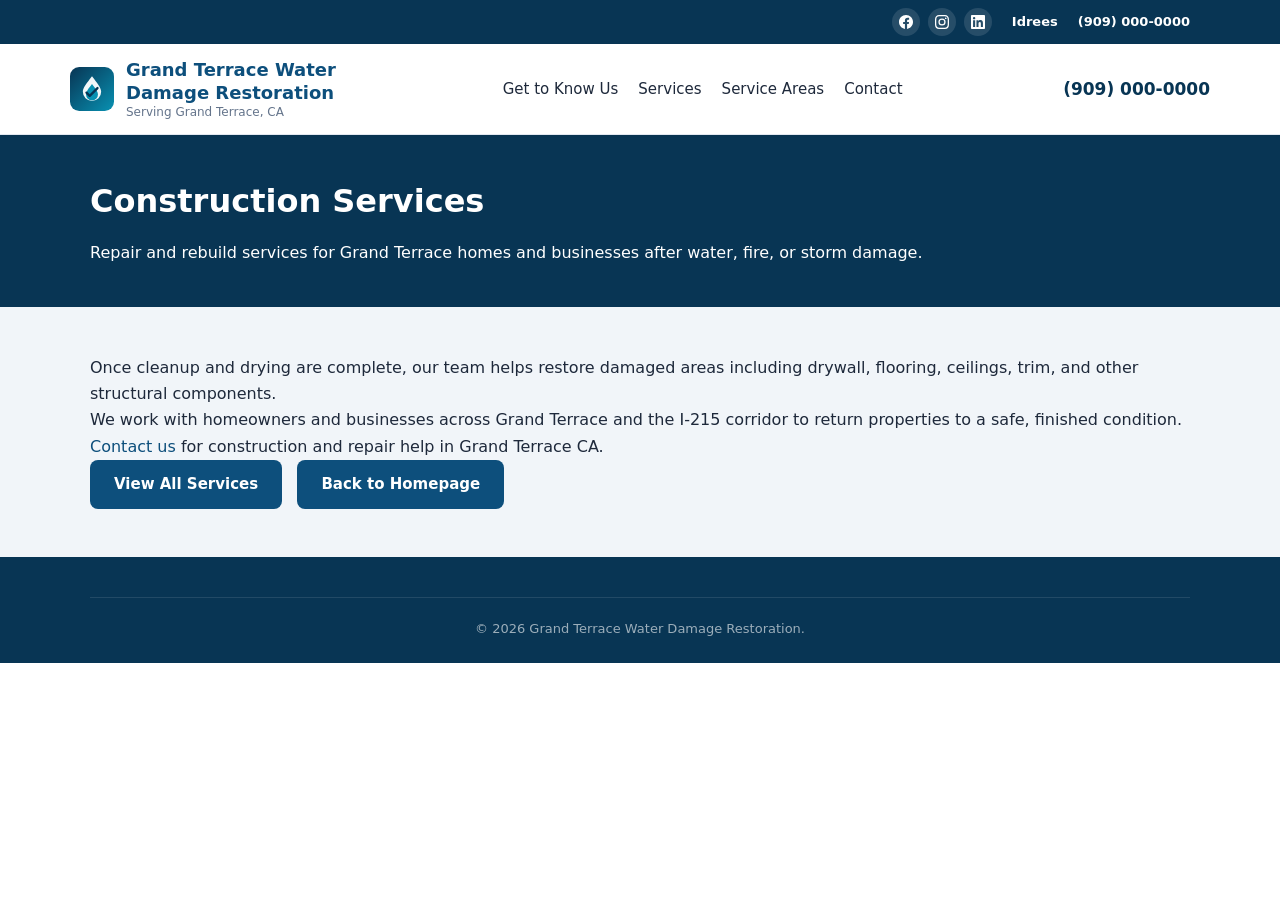
<file: construction-services/index.html>
<!DOCTYPE html>
<html lang="en">
<head>
  <meta charset="UTF-8">
  <meta name="viewport" content="width=device-width, initial-scale=1.0">
  <title>Construction Services | Grand Terrace, CA</title>
  <meta name="description" content="Construction and repair services in Grand Terrace, CA. Rebuild and restore walls, floors, ceilings, and structural areas after water or fire damage.">
  <link rel="stylesheet" href="../css/styles.css">
</head>
<body>
  <div class="header-info">
    <div class="container header-info-inner">
      <div class="header-info-meta">
        <ul class="header-social" aria-label="Social media">
          <li><a href="https://www.facebook.com/" aria-label="Facebook"><svg xmlns="http://www.w3.org/2000/svg" viewBox="0 0 24 24" aria-hidden="true"><path d="M24 12.073c0-6.627-5.373-12-12-12s-12 5.373-12 12c0 5.99 4.388 10.954 10.125 11.854v-8.385H7.078v-3.47h3.047V9.43c0-3.007 1.792-4.669 4.533-4.669 1.312 0 2.686.235 2.686.235v2.953H15.83c-1.491 0-1.956.925-1.956 1.874v2.25h3.328l-.532 3.47h-2.796v8.385C19.612 23.027 24 18.062 24 12.073z"/></svg></a></li>
          <li><a href="https://www.instagram.com/" aria-label="Instagram"><svg xmlns="http://www.w3.org/2000/svg" viewBox="0 0 24 24" aria-hidden="true"><path d="M12 2.163c3.204 0 3.584.012 4.85.07 3.252.148 4.771 1.691 4.919 4.919.058 1.265.069 1.645.069 4.849 0 3.205-.012 3.584-.069 4.849-.149 3.225-1.664 4.771-4.919 4.919-1.266.058-1.644.07-4.85.07-3.204 0-3.584-.012-4.849-.07-3.26-.149-4.771-1.699-4.919-4.92-.058-1.265-.07-1.644-.07-4.849 0-3.204.013-3.583.07-4.849.149-3.227 1.664-4.771 4.919-4.919 1.266-.057 1.645-.069 4.849-.069zM12 0C8.741 0 8.333.014 7.053.072 2.695.272.273 2.69.073 7.052.014 8.333 0 8.741 0 12c0 3.259.014 3.668.072 4.948.2 4.358 2.618 6.78 6.98 6.98C8.333 23.986 8.741 24 12 24c3.259 0 3.668-.014 4.948-.072 4.354-.2 6.782-2.618 6.979-6.98.059-1.28.073-1.689.073-4.948 0-3.259-.014-3.667-.072-4.947-.196-4.354-2.617-6.78-6.979-6.98C15.668.014 15.259 0 12 0zm0 5.838a6.162 6.162 0 1 0 0 12.324 6.162 6.162 0 0 0 0-12.324zM12 16a4 4 0 1 1 0-8 4 4 0 0 1 0 8zm6.406-11.845a1.44 1.44 0 1 0 0 2.881 1.44 1.44 0 0 0 0-2.881z"/></svg></a></li>
          <li><a href="https://www.linkedin.com/" aria-label="LinkedIn"><svg xmlns="http://www.w3.org/2000/svg" viewBox="0 0 24 24" aria-hidden="true"><path d="M20.447 20.452h-3.554v-5.569c0-1.328-.027-3.037-1.852-3.037-1.853 0-2.136 1.445-2.136 2.939v5.667H9.351V9h3.414v1.561h.046c.477-.9 1.637-1.85 3.37-1.85 3.601 0 4.267 2.37 4.267 5.455v6.286zM5.337 7.433a2.062 2.062 0 0 1-2.063-2.065 2.064 2.064 0 1 1 2.063 2.065zm1.782 13.019H3.555V9h3.564v11.452zM22.225 0H1.771C.792 0 0 .774 0 1.729v20.542C0 23.227.792 24 1.771 24h20.451C23.2 24 24 23.227 24 22.271V1.729C24 .774 23.2 0 22.222 0h.003z"/></svg></a></li>
        </ul>
        <span class="header-info-name">Idrees</span>
        <a href="tel:+19090000000" class="header-info-phone">(909) 000-0000</a>
      </div>
    </div>
  </div>
  <header class="site-header">
    <div class="container header-inner">
      <a href="../index.html" class="logo">
        <img src="../images/logo.svg" alt="" class="logo-mark" width="44" height="44">
        <span class="logo-text">
          Grand Terrace Water Damage Restoration
          <span>Serving Grand Terrace, CA</span>
        </span>
      </a>
      <button class="nav-toggle" aria-label="Toggle navigation" aria-expanded="false"><span></span></button>
      <nav class="main-nav"><ul>
        <li><a href="../index.html#about">Get to Know Us</a></li>
        <li><a href="../services/">Services</a></li>
        <li><a href="../service-areas/">Service Areas</a></li>
        <li><a href="../contact/">Contact</a></li>
      </ul></nav>
      <div class="header-actions">
        <a href="tel:+19090000000" class="header-phone-link">(909) 000-0000</a>
      </div>
    </div>
  </header>
  <main>
    <section class="page-hero"><div class="container"><h1>Construction Services</h1><p>Repair and rebuild services for Grand Terrace homes and businesses after water, fire, or storm damage.</p></div></section>
    <section class="page-content"><div class="container content-block">
      <p>Once cleanup and drying are complete, our team helps restore damaged areas including drywall, flooring, ceilings, trim, and other structural components.</p>
      <p>We work with homeowners and businesses across Grand Terrace and the I-215 corridor to return properties to a safe, finished condition.</p>
      <p><a href="../contact/">Contact us</a> for construction and repair help in Grand Terrace CA.</p>
      <p><a href="../services/" class="btn btn-secondary">View All Services</a> &nbsp; <a href="../index.html" class="btn btn-secondary">Back to Homepage</a></p>
    </div></section>
  </main>
  <footer class="site-footer"><div class="container"><div class="footer-bottom"><p>&copy; 2026 Grand Terrace Water Damage Restoration.</p></div></div></footer>
  <script src="../js/main.js"></script>
</body>
</html>
</file>
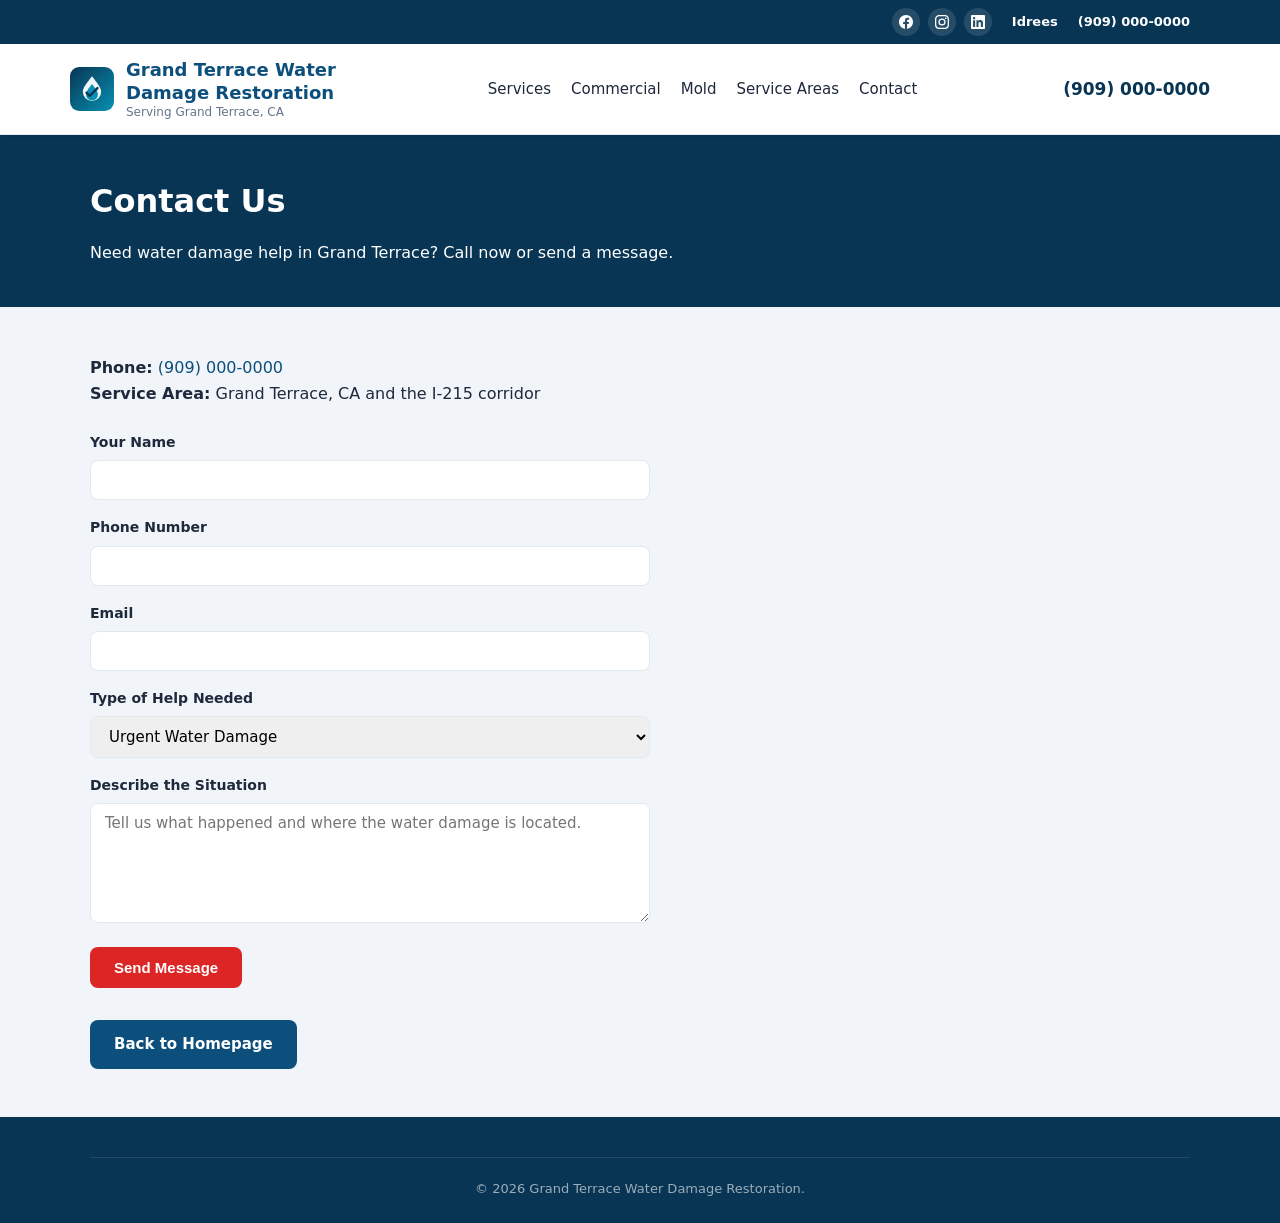
<file: contact/index.html>
﻿<!DOCTYPE html>
<html lang="en">
<head>
  <meta charset="UTF-8">
  <meta name="viewport" content="width=device-width, initial-scale=1.0">
  <title>Contact Us | Water Damage Help Grand Terrace, CA</title>
  <meta name="description" content="Contact us for water damage help in Grand Terrace, CA. Request urgent cleanup or schedule an inspection.">
  <link rel="stylesheet" href="../css/styles.css">
</head>
<body>
  <div class="header-info">
    <div class="container header-info-inner">
      <div class="header-info-meta">
        <ul class="header-social" aria-label="Social media">
          <li><a href="https://www.facebook.com/" aria-label="Facebook"><svg xmlns="http://www.w3.org/2000/svg" viewBox="0 0 24 24" aria-hidden="true"><path d="M24 12.073c0-6.627-5.373-12-12-12s-12 5.373-12 12c0 5.99 4.388 10.954 10.125 11.854v-8.385H7.078v-3.47h3.047V9.43c0-3.007 1.792-4.669 4.533-4.669 1.312 0 2.686.235 2.686.235v2.953H15.83c-1.491 0-1.956.925-1.956 1.874v2.25h3.328l-.532 3.47h-2.796v8.385C19.612 23.027 24 18.062 24 12.073z"/></svg></a></li>
          <li><a href="https://www.instagram.com/" aria-label="Instagram"><svg xmlns="http://www.w3.org/2000/svg" viewBox="0 0 24 24" aria-hidden="true"><path d="M12 2.163c3.204 0 3.584.012 4.85.07 3.252.148 4.771 1.691 4.919 4.919.058 1.265.069 1.645.069 4.849 0 3.205-.012 3.584-.069 4.849-.149 3.225-1.664 4.771-4.919 4.919-1.266.058-1.644.07-4.85.07-3.204 0-3.584-.012-4.849-.07-3.26-.149-4.771-1.699-4.919-4.92-.058-1.265-.07-1.644-.07-4.849 0-3.204.013-3.583.07-4.849.149-3.227 1.664-4.771 4.919-4.919 1.266-.057 1.645-.069 4.849-.069zM12 0C8.741 0 8.333.014 7.053.072 2.695.272.273 2.69.073 7.052.014 8.333 0 8.741 0 12c0 3.259.014 3.668.072 4.948.2 4.358 2.618 6.78 6.98 6.98C8.333 23.986 8.741 24 12 24c3.259 0 3.668-.014 4.948-.072 4.354-.2 6.782-2.618 6.979-6.98.059-1.28.073-1.689.073-4.948 0-3.259-.014-3.667-.072-4.947-.196-4.354-2.617-6.78-6.979-6.98C15.668.014 15.259 0 12 0zm0 5.838a6.162 6.162 0 1 0 0 12.324 6.162 6.162 0 0 0 0-12.324zM12 16a4 4 0 1 1 0-8 4 4 0 0 1 0 8zm6.406-11.845a1.44 1.44 0 1 0 0 2.881 1.44 1.44 0 0 0 0-2.881z"/></svg></a></li>
          <li><a href="https://www.linkedin.com/" aria-label="LinkedIn"><svg xmlns="http://www.w3.org/2000/svg" viewBox="0 0 24 24" aria-hidden="true"><path d="M20.447 20.452h-3.554v-5.569c0-1.328-.027-3.037-1.852-3.037-1.853 0-2.136 1.445-2.136 2.939v5.667H9.351V9h3.414v1.561h.046c.477-.9 1.637-1.85 3.37-1.85 3.601 0 4.267 2.37 4.267 5.455v6.286zM5.337 7.433a2.062 2.062 0 0 1-2.063-2.065 2.064 2.064 0 1 1 2.063 2.065zm1.782 13.019H3.555V9h3.564v11.452zM22.225 0H1.771C.792 0 0 .774 0 1.729v20.542C0 23.227.792 24 1.771 24h20.451C23.2 24 24 23.227 24 22.271V1.729C24 .774 23.2 0 22.222 0h.003z"/></svg></a></li>
        </ul>
        <span class="header-info-name">Idrees</span>
        <a href="tel:+19090000000" class="header-info-phone">(909) 000-0000</a>
      </div>
    </div>
  </div>
  <header class="site-header">
    <div class="container header-inner">
      <a href="../index.html" class="logo">
        <img src="../images/logo.svg" alt="" class="logo-mark" width="44" height="44">
        <span class="logo-text">
          Grand Terrace Water Damage Restoration
          <span>Serving Grand Terrace, CA</span>
        </span>
      </a>
      <button class="nav-toggle" aria-label="Toggle navigation" aria-expanded="false"><span></span></button>
      <nav class="main-nav"><ul>
        <li><a href="../services/">Services</a></li>
        <li><a href="../commercial-restoration/">Commercial</a></li>
        <li><a href="../mold-remediation/">Mold</a></li>
        <li><a href="../service-areas/">Service Areas</a></li>
        <li><a href="../contact/">Contact</a></li>
      </ul></nav>
      <div class="header-actions">        <a href="tel:+19090000000" class="header-phone-link">(909) 000-0000</a>
      </div>
    </div>
  </header>
  <main>
    <section class="page-hero"><div class="container"><h1>Contact Us</h1><p>Need water damage help in Grand Terrace? Call now or send a message.</p></div></section>
    <section class="page-content"><div class="container">
      <div class="content-block">
        <p><strong>Phone:</strong> <a href="tel:+19090000000">(909) 000-0000</a></p>
        <p><strong>Service Area:</strong> Grand Terrace, CA and the I-215 corridor</p>
      </div>
      <form class="contact-form" action="#" method="post">
        <div class="form-group"><label for="name">Your Name</label><input type="text" id="name" name="name" required></div>
        <div class="form-group"><label for="phone">Phone Number</label><input type="tel" id="phone" name="phone" required></div>
        <div class="form-group"><label for="email">Email</label><input type="email" id="email" name="email"></div>
        <div class="form-group"><label for="service">Type of Help Needed</label>
          <select id="service" name="service">
            <option value="urgent">Urgent Water Damage</option>
            <option value="flood">Flood Cleanup</option>
            <option value="sewage">Sewage Backup</option>
            <option value="mold">Mold / Moisture Issue</option>
            <option value="commercial">Commercial Water Damage</option>
            <option value="inspection">Schedule Inspection</option>
          </select>
        </div>
        <div class="form-group"><label for="message">Describe the Situation</label><textarea id="message" name="message" placeholder="Tell us what happened and where the water damage is located."></textarea></div>
        <button type="submit" class="btn btn-primary">Send Message</button>
      </form>
      <p style="margin-top:2rem;"><a href="../index.html" class="btn btn-secondary">Back to Homepage</a></p>
    </div></section>
  </main>
  <footer class="site-footer"><div class="container"><div class="footer-bottom"><p>&copy; 2026 Grand Terrace Water Damage Restoration.</p></div></div></footer>
  <script src="../js/main.js"></script>
</body>
</html>
</file>
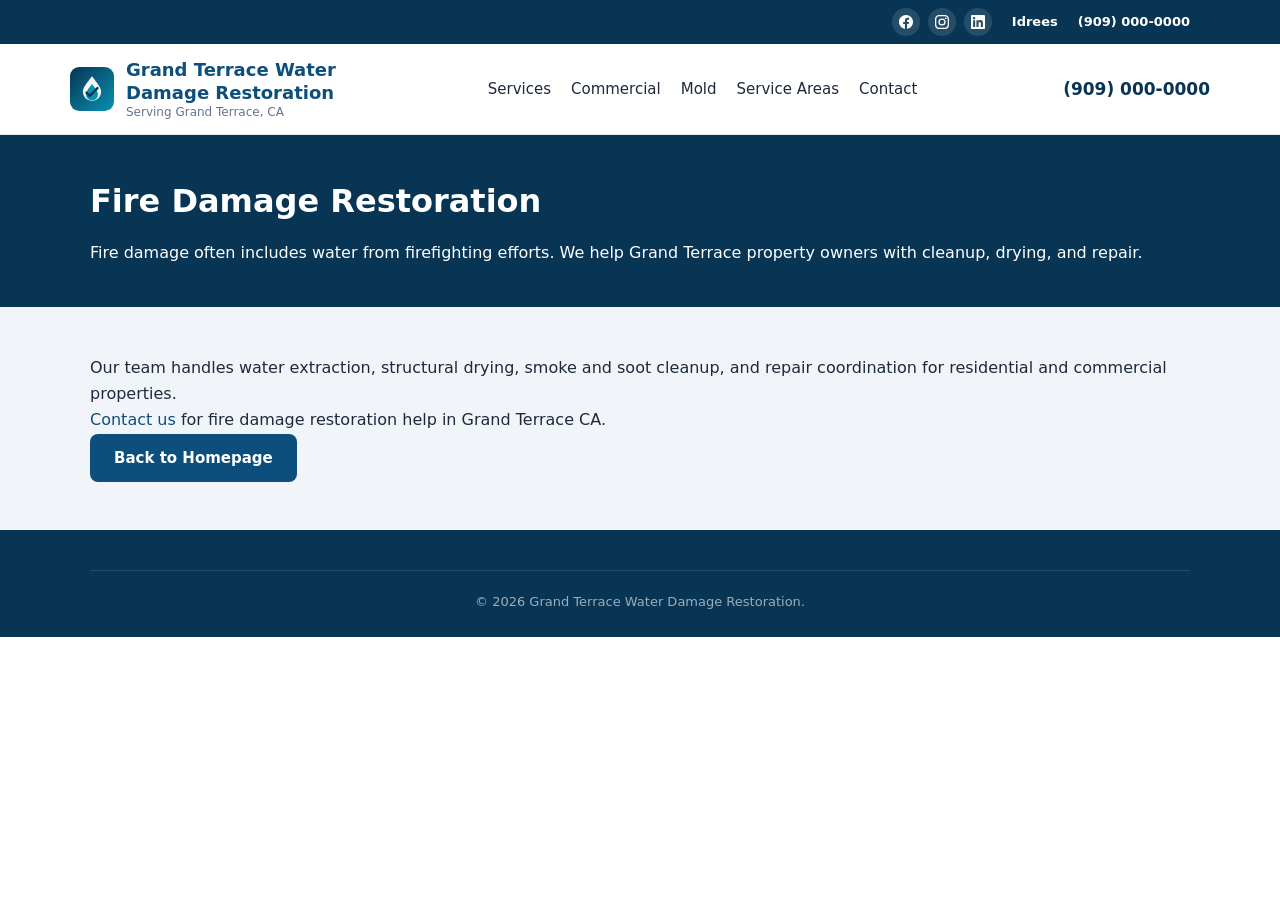
<file: fire-damage-restoration/index.html>
﻿<!DOCTYPE html>
<html lang="en">
<head>
  <meta charset="UTF-8">
  <meta name="viewport" content="width=device-width, initial-scale=1.0">
  <title>Fire Damage Restoration Grand Terrace, CA</title>
  <meta name="description" content="Fire damage restoration in Grand Terrace, CA. Smoke cleanup, soot removal, and repair after fire and water damage.">
  <link rel="stylesheet" href="../css/styles.css">
</head>
<body>
  <div class="header-info">
    <div class="container header-info-inner">
      <div class="header-info-meta">
        <ul class="header-social" aria-label="Social media">
          <li><a href="https://www.facebook.com/" aria-label="Facebook"><svg xmlns="http://www.w3.org/2000/svg" viewBox="0 0 24 24" aria-hidden="true"><path d="M24 12.073c0-6.627-5.373-12-12-12s-12 5.373-12 12c0 5.99 4.388 10.954 10.125 11.854v-8.385H7.078v-3.47h3.047V9.43c0-3.007 1.792-4.669 4.533-4.669 1.312 0 2.686.235 2.686.235v2.953H15.83c-1.491 0-1.956.925-1.956 1.874v2.25h3.328l-.532 3.47h-2.796v8.385C19.612 23.027 24 18.062 24 12.073z"/></svg></a></li>
          <li><a href="https://www.instagram.com/" aria-label="Instagram"><svg xmlns="http://www.w3.org/2000/svg" viewBox="0 0 24 24" aria-hidden="true"><path d="M12 2.163c3.204 0 3.584.012 4.85.07 3.252.148 4.771 1.691 4.919 4.919.058 1.265.069 1.645.069 4.849 0 3.205-.012 3.584-.069 4.849-.149 3.225-1.664 4.771-4.919 4.919-1.266.058-1.644.07-4.85.07-3.204 0-3.584-.012-4.849-.07-3.26-.149-4.771-1.699-4.919-4.92-.058-1.265-.07-1.644-.07-4.849 0-3.204.013-3.583.07-4.849.149-3.227 1.664-4.771 4.919-4.919 1.266-.057 1.645-.069 4.849-.069zM12 0C8.741 0 8.333.014 7.053.072 2.695.272.273 2.69.073 7.052.014 8.333 0 8.741 0 12c0 3.259.014 3.668.072 4.948.2 4.358 2.618 6.78 6.98 6.98C8.333 23.986 8.741 24 12 24c3.259 0 3.668-.014 4.948-.072 4.354-.2 6.782-2.618 6.979-6.98.059-1.28.073-1.689.073-4.948 0-3.259-.014-3.667-.072-4.947-.196-4.354-2.617-6.78-6.979-6.98C15.668.014 15.259 0 12 0zm0 5.838a6.162 6.162 0 1 0 0 12.324 6.162 6.162 0 0 0 0-12.324zM12 16a4 4 0 1 1 0-8 4 4 0 0 1 0 8zm6.406-11.845a1.44 1.44 0 1 0 0 2.881 1.44 1.44 0 0 0 0-2.881z"/></svg></a></li>
          <li><a href="https://www.linkedin.com/" aria-label="LinkedIn"><svg xmlns="http://www.w3.org/2000/svg" viewBox="0 0 24 24" aria-hidden="true"><path d="M20.447 20.452h-3.554v-5.569c0-1.328-.027-3.037-1.852-3.037-1.853 0-2.136 1.445-2.136 2.939v5.667H9.351V9h3.414v1.561h.046c.477-.9 1.637-1.85 3.37-1.85 3.601 0 4.267 2.37 4.267 5.455v6.286zM5.337 7.433a2.062 2.062 0 0 1-2.063-2.065 2.064 2.064 0 1 1 2.063 2.065zm1.782 13.019H3.555V9h3.564v11.452zM22.225 0H1.771C.792 0 0 .774 0 1.729v20.542C0 23.227.792 24 1.771 24h20.451C23.2 24 24 23.227 24 22.271V1.729C24 .774 23.2 0 22.222 0h.003z"/></svg></a></li>
        </ul>
        <span class="header-info-name">Idrees</span>
        <a href="tel:+19090000000" class="header-info-phone">(909) 000-0000</a>
      </div>
    </div>
  </div>
  <header class="site-header">
    <div class="container header-inner">
      <a href="../index.html" class="logo">
        <img src="../images/logo.svg" alt="" class="logo-mark" width="44" height="44">
        <span class="logo-text">
          Grand Terrace Water Damage Restoration
          <span>Serving Grand Terrace, CA</span>
        </span>
      </a>
      <button class="nav-toggle" aria-label="Toggle navigation" aria-expanded="false"><span></span></button>
      <nav class="main-nav"><ul>
        <li><a href="../services/">Services</a></li>
        <li><a href="../commercial-restoration/">Commercial</a></li>
        <li><a href="../mold-remediation/">Mold</a></li>
        <li><a href="../service-areas/">Service Areas</a></li>
        <li><a href="../contact/">Contact</a></li>
      </ul></nav>
      <div class="header-actions">        <a href="tel:+19090000000" class="header-phone-link">(909) 000-0000</a>
      </div>
    </div>
  </header>
  <main>
    <section class="page-hero"><div class="container"><h1>Fire Damage Restoration</h1><p>Fire damage often includes water from firefighting efforts. We help Grand Terrace property owners with cleanup, drying, and repair.</p></div></section>
    <section class="page-content"><div class="container content-block">
      <p>Our team handles water extraction, structural drying, smoke and soot cleanup, and repair coordination for residential and commercial properties.</p>
      <p><a href="../contact/">Contact us</a> for fire damage restoration help in Grand Terrace CA.</p>
      <p><a href="../index.html" class="btn btn-secondary">Back to Homepage</a></p>
    </div></section>
  </main>
  <footer class="site-footer"><div class="container"><div class="footer-bottom"><p>&copy; 2026 Grand Terrace Water Damage Restoration.</p></div></div></footer>
  <script src="../js/main.js"></script>
</body>
</html>
</file>
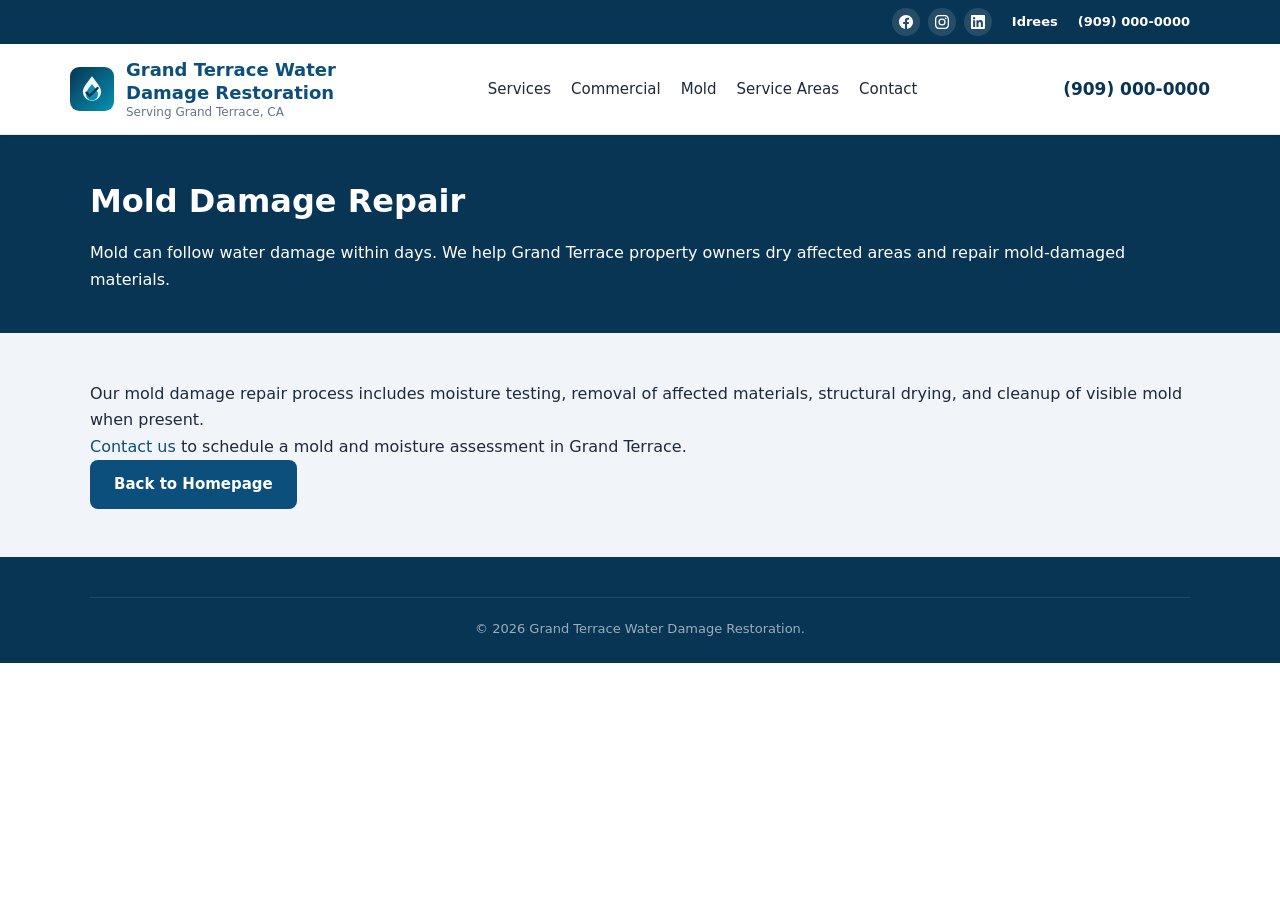
<file: mold-remediation/index.html>
﻿<!DOCTYPE html>
<html lang="en">
<head>
  <meta charset="UTF-8">
  <meta name="viewport" content="width=device-width, initial-scale=1.0">
  <title>Mold Remediation Grand Terrace, CA</title>
  <meta name="description" content="Mold remediation support in Grand Terrace, CA after water damage. Moisture checks, drying, and mold cleanup.">
  <link rel="stylesheet" href="../css/styles.css">
</head>
<body>
  <div class="header-info">
    <div class="container header-info-inner">
      <div class="header-info-meta">
        <ul class="header-social" aria-label="Social media">
          <li><a href="https://www.facebook.com/" aria-label="Facebook"><svg xmlns="http://www.w3.org/2000/svg" viewBox="0 0 24 24" aria-hidden="true"><path d="M24 12.073c0-6.627-5.373-12-12-12s-12 5.373-12 12c0 5.99 4.388 10.954 10.125 11.854v-8.385H7.078v-3.47h3.047V9.43c0-3.007 1.792-4.669 4.533-4.669 1.312 0 2.686.235 2.686.235v2.953H15.83c-1.491 0-1.956.925-1.956 1.874v2.25h3.328l-.532 3.47h-2.796v8.385C19.612 23.027 24 18.062 24 12.073z"/></svg></a></li>
          <li><a href="https://www.instagram.com/" aria-label="Instagram"><svg xmlns="http://www.w3.org/2000/svg" viewBox="0 0 24 24" aria-hidden="true"><path d="M12 2.163c3.204 0 3.584.012 4.85.07 3.252.148 4.771 1.691 4.919 4.919.058 1.265.069 1.645.069 4.849 0 3.205-.012 3.584-.069 4.849-.149 3.225-1.664 4.771-4.919 4.919-1.266.058-1.644.07-4.85.07-3.204 0-3.584-.012-4.849-.07-3.26-.149-4.771-1.699-4.919-4.92-.058-1.265-.07-1.644-.07-4.849 0-3.204.013-3.583.07-4.849.149-3.227 1.664-4.771 4.919-4.919 1.266-.057 1.645-.069 4.849-.069zM12 0C8.741 0 8.333.014 7.053.072 2.695.272.273 2.69.073 7.052.014 8.333 0 8.741 0 12c0 3.259.014 3.668.072 4.948.2 4.358 2.618 6.78 6.98 6.98C8.333 23.986 8.741 24 12 24c3.259 0 3.668-.014 4.948-.072 4.354-.2 6.782-2.618 6.979-6.98.059-1.28.073-1.689.073-4.948 0-3.259-.014-3.667-.072-4.947-.196-4.354-2.617-6.78-6.979-6.98C15.668.014 15.259 0 12 0zm0 5.838a6.162 6.162 0 1 0 0 12.324 6.162 6.162 0 0 0 0-12.324zM12 16a4 4 0 1 1 0-8 4 4 0 0 1 0 8zm6.406-11.845a1.44 1.44 0 1 0 0 2.881 1.44 1.44 0 0 0 0-2.881z"/></svg></a></li>
          <li><a href="https://www.linkedin.com/" aria-label="LinkedIn"><svg xmlns="http://www.w3.org/2000/svg" viewBox="0 0 24 24" aria-hidden="true"><path d="M20.447 20.452h-3.554v-5.569c0-1.328-.027-3.037-1.852-3.037-1.853 0-2.136 1.445-2.136 2.939v5.667H9.351V9h3.414v1.561h.046c.477-.9 1.637-1.85 3.37-1.85 3.601 0 4.267 2.37 4.267 5.455v6.286zM5.337 7.433a2.062 2.062 0 0 1-2.063-2.065 2.064 2.064 0 1 1 2.063 2.065zm1.782 13.019H3.555V9h3.564v11.452zM22.225 0H1.771C.792 0 0 .774 0 1.729v20.542C0 23.227.792 24 1.771 24h20.451C23.2 24 24 23.227 24 22.271V1.729C24 .774 23.2 0 22.222 0h.003z"/></svg></a></li>
        </ul>
        <span class="header-info-name">Idrees</span>
        <a href="tel:+19090000000" class="header-info-phone">(909) 000-0000</a>
      </div>
    </div>
  </div>
  <header class="site-header">
    <div class="container header-inner">
      <a href="../index.html" class="logo">
        <img src="../images/logo.svg" alt="" class="logo-mark" width="44" height="44">
        <span class="logo-text">
          Grand Terrace Water Damage Restoration
          <span>Serving Grand Terrace, CA</span>
        </span>
      </a>
      <button class="nav-toggle" aria-label="Toggle navigation" aria-expanded="false"><span></span></button>
      <nav class="main-nav"><ul>
        <li><a href="../services/">Services</a></li>
        <li><a href="../commercial-restoration/">Commercial</a></li>
        <li><a href="../mold-remediation/">Mold</a></li>
        <li><a href="../service-areas/">Service Areas</a></li>
        <li><a href="../contact/">Contact</a></li>
      </ul></nav>
      <div class="header-actions">        <a href="tel:+19090000000" class="header-phone-link">(909) 000-0000</a>
      </div>
    </div>
  </header>
  <main>
    <section class="page-hero"><div class="container"><h1>Mold Damage Repair</h1><p>Mold can follow water damage within days. We help Grand Terrace property owners dry affected areas and repair mold-damaged materials.</p></div></section>
    <section class="page-content"><div class="container content-block">
      <p>Our mold damage repair process includes moisture testing, removal of affected materials, structural drying, and cleanup of visible mold when present.</p>
      <p><a href="../contact/">Contact us</a> to schedule a mold and moisture assessment in Grand Terrace.</p>
      <p><a href="../index.html" class="btn btn-secondary">Back to Homepage</a></p>
    </div></section>
  </main>
  <footer class="site-footer"><div class="container"><div class="footer-bottom"><p>&copy; 2026 Grand Terrace Water Damage Restoration.</p></div></div></footer>
  <script src="../js/main.js"></script>
</body>
</html>
</file>
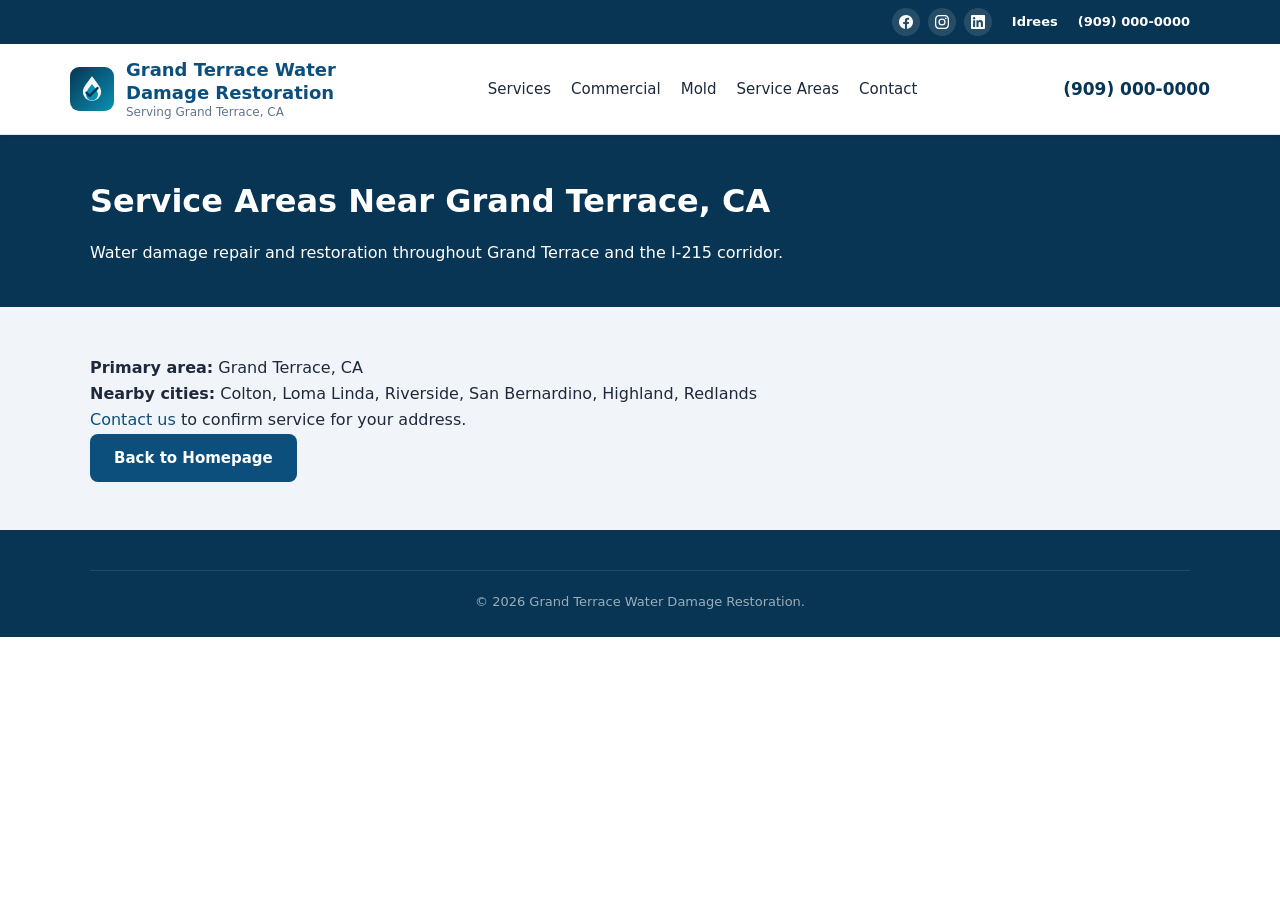
<file: service-areas/index.html>
﻿<!DOCTYPE html>
<html lang="en">
<head>
  <meta charset="UTF-8">
  <meta name="viewport" content="width=device-width, initial-scale=1.0">
  <title>Service Areas | Water Damage Restoration Near Grand Terrace, CA</title>
  <meta name="description" content="Water damage restoration service areas near Grand Terrace, CA including Colton, Loma Linda, Riverside, and San Bernardino.">
  <link rel="stylesheet" href="../css/styles.css">
</head>
<body>
  <div class="header-info">
    <div class="container header-info-inner">
      <div class="header-info-meta">
        <ul class="header-social" aria-label="Social media">
          <li><a href="https://www.facebook.com/" aria-label="Facebook"><svg xmlns="http://www.w3.org/2000/svg" viewBox="0 0 24 24" aria-hidden="true"><path d="M24 12.073c0-6.627-5.373-12-12-12s-12 5.373-12 12c0 5.99 4.388 10.954 10.125 11.854v-8.385H7.078v-3.47h3.047V9.43c0-3.007 1.792-4.669 4.533-4.669 1.312 0 2.686.235 2.686.235v2.953H15.83c-1.491 0-1.956.925-1.956 1.874v2.25h3.328l-.532 3.47h-2.796v8.385C19.612 23.027 24 18.062 24 12.073z"/></svg></a></li>
          <li><a href="https://www.instagram.com/" aria-label="Instagram"><svg xmlns="http://www.w3.org/2000/svg" viewBox="0 0 24 24" aria-hidden="true"><path d="M12 2.163c3.204 0 3.584.012 4.85.07 3.252.148 4.771 1.691 4.919 4.919.058 1.265.069 1.645.069 4.849 0 3.205-.012 3.584-.069 4.849-.149 3.225-1.664 4.771-4.919 4.919-1.266.058-1.644.07-4.85.07-3.204 0-3.584-.012-4.849-.07-3.26-.149-4.771-1.699-4.919-4.92-.058-1.265-.07-1.644-.07-4.849 0-3.204.013-3.583.07-4.849.149-3.227 1.664-4.771 4.919-4.919 1.266-.057 1.645-.069 4.849-.069zM12 0C8.741 0 8.333.014 7.053.072 2.695.272.273 2.69.073 7.052.014 8.333 0 8.741 0 12c0 3.259.014 3.668.072 4.948.2 4.358 2.618 6.78 6.98 6.98C8.333 23.986 8.741 24 12 24c3.259 0 3.668-.014 4.948-.072 4.354-.2 6.782-2.618 6.979-6.98.059-1.28.073-1.689.073-4.948 0-3.259-.014-3.667-.072-4.947-.196-4.354-2.617-6.78-6.979-6.98C15.668.014 15.259 0 12 0zm0 5.838a6.162 6.162 0 1 0 0 12.324 6.162 6.162 0 0 0 0-12.324zM12 16a4 4 0 1 1 0-8 4 4 0 0 1 0 8zm6.406-11.845a1.44 1.44 0 1 0 0 2.881 1.44 1.44 0 0 0 0-2.881z"/></svg></a></li>
          <li><a href="https://www.linkedin.com/" aria-label="LinkedIn"><svg xmlns="http://www.w3.org/2000/svg" viewBox="0 0 24 24" aria-hidden="true"><path d="M20.447 20.452h-3.554v-5.569c0-1.328-.027-3.037-1.852-3.037-1.853 0-2.136 1.445-2.136 2.939v5.667H9.351V9h3.414v1.561h.046c.477-.9 1.637-1.85 3.37-1.85 3.601 0 4.267 2.37 4.267 5.455v6.286zM5.337 7.433a2.062 2.062 0 0 1-2.063-2.065 2.064 2.064 0 1 1 2.063 2.065zm1.782 13.019H3.555V9h3.564v11.452zM22.225 0H1.771C.792 0 0 .774 0 1.729v20.542C0 23.227.792 24 1.771 24h20.451C23.2 24 24 23.227 24 22.271V1.729C24 .774 23.2 0 22.222 0h.003z"/></svg></a></li>
        </ul>
        <span class="header-info-name">Idrees</span>
        <a href="tel:+19090000000" class="header-info-phone">(909) 000-0000</a>
      </div>
    </div>
  </div>
  <header class="site-header">
    <div class="container header-inner">
      <a href="../index.html" class="logo">
        <img src="../images/logo.svg" alt="" class="logo-mark" width="44" height="44">
        <span class="logo-text">
          Grand Terrace Water Damage Restoration
          <span>Serving Grand Terrace, CA</span>
        </span>
      </a>
      <button class="nav-toggle" aria-label="Toggle navigation" aria-expanded="false"><span></span></button>
      <nav class="main-nav"><ul>
        <li><a href="../services/">Services</a></li>
        <li><a href="../commercial-restoration/">Commercial</a></li>
        <li><a href="../mold-remediation/">Mold</a></li>
        <li><a href="../service-areas/">Service Areas</a></li>
        <li><a href="../contact/">Contact</a></li>
      </ul></nav>
      <div class="header-actions">        <a href="tel:+19090000000" class="header-phone-link">(909) 000-0000</a>
      </div>
    </div>
  </header>
  <main>
    <section class="page-hero"><div class="container"><h1>Service Areas Near Grand Terrace, CA</h1><p>Water damage repair and restoration throughout Grand Terrace and the I-215 corridor.</p></div></section>
    <section class="page-content"><div class="container content-block">
      <p><strong>Primary area:</strong> Grand Terrace, CA</p>
      <p><strong>Nearby cities:</strong> Colton, Loma Linda, Riverside, San Bernardino, Highland, Redlands</p>
      <p><a href="../contact/">Contact us</a> to confirm service for your address.</p>
      <p><a href="../index.html" class="btn btn-secondary">Back to Homepage</a></p>
    </div></section>
  </main>
  <footer class="site-footer"><div class="container"><div class="footer-bottom"><p>&copy; 2026 Grand Terrace Water Damage Restoration.</p></div></div></footer>
  <script src="../js/main.js"></script>
</body>
</html>
</file>
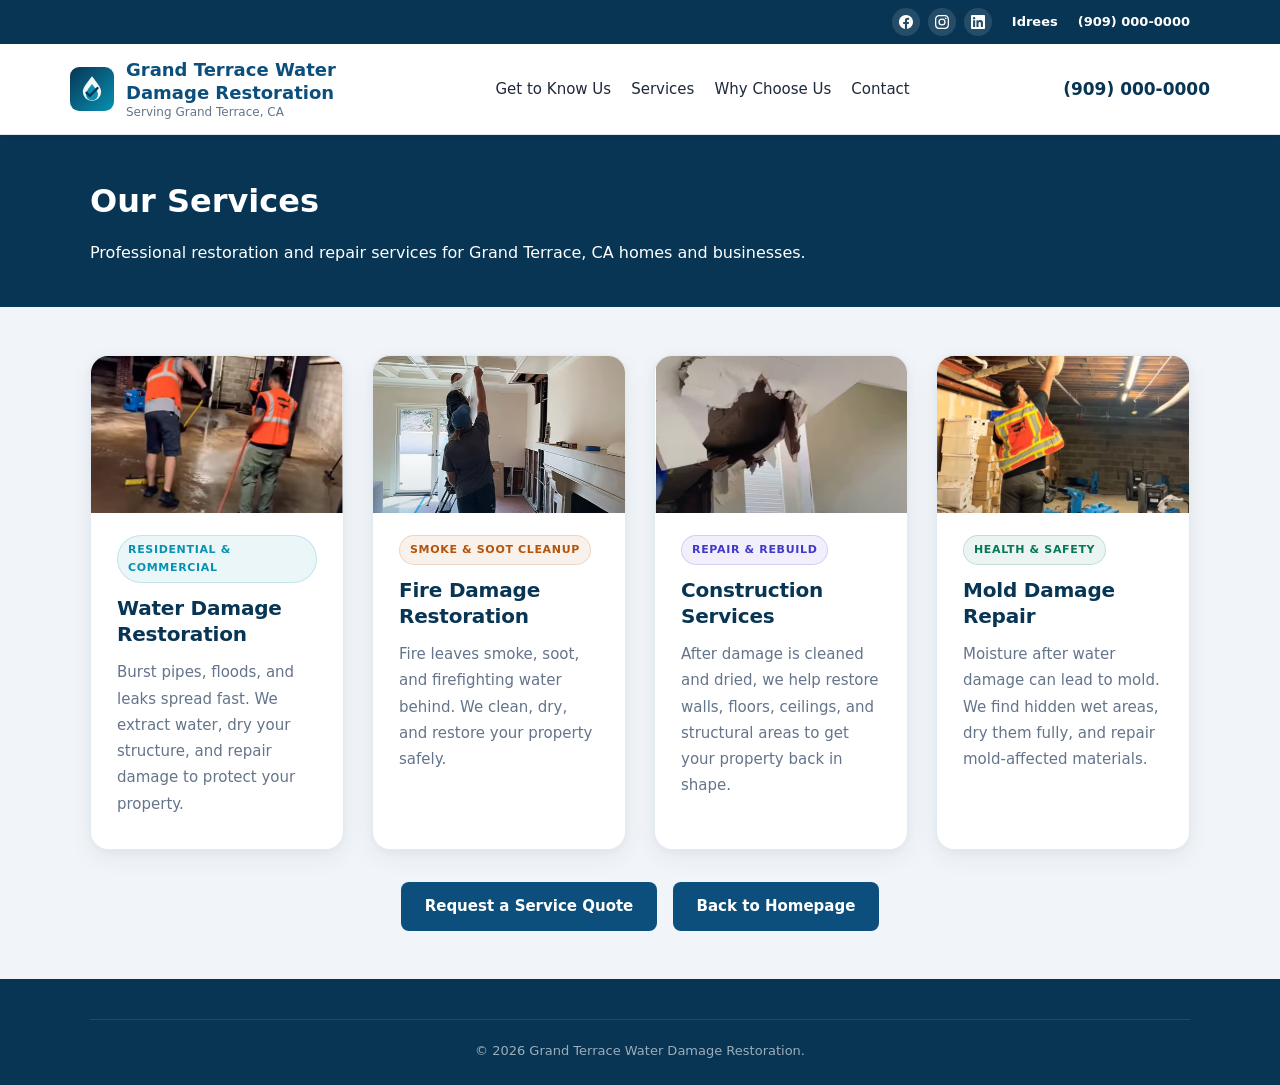
<file: services/index.html>
<!DOCTYPE html>
<html lang="en">
<head>
  <meta charset="UTF-8">
  <meta name="viewport" content="width=device-width, initial-scale=1.0">
  <title>Our Services | Grand Terrace Water Damage Restoration</title>
  <meta name="description" content="Water damage restoration, fire damage restoration, construction services, and mold damage repair in Grand Terrace, CA and the I-215 corridor.">
  <link rel="stylesheet" href="../css/styles.css">
</head>
<body>
  <div class="header-info">
    <div class="container header-info-inner">
      <div class="header-info-meta">
        <ul class="header-social" aria-label="Social media">
          <li><a href="https://www.facebook.com/" aria-label="Facebook"><svg xmlns="http://www.w3.org/2000/svg" viewBox="0 0 24 24" aria-hidden="true"><path d="M24 12.073c0-6.627-5.373-12-12-12s-12 5.373-12 12c0 5.99 4.388 10.954 10.125 11.854v-8.385H7.078v-3.47h3.047V9.43c0-3.007 1.792-4.669 4.533-4.669 1.312 0 2.686.235 2.686.235v2.953H15.83c-1.491 0-1.956.925-1.956 1.874v2.25h3.328l-.532 3.47h-2.796v8.385C19.612 23.027 24 18.062 24 12.073z"/></svg></a></li>
          <li><a href="https://www.instagram.com/" aria-label="Instagram"><svg xmlns="http://www.w3.org/2000/svg" viewBox="0 0 24 24" aria-hidden="true"><path d="M12 2.163c3.204 0 3.584.012 4.85.07 3.252.148 4.771 1.691 4.919 4.919.058 1.265.069 1.645.069 4.849 0 3.205-.012 3.584-.069 4.849-.149 3.225-1.664 4.771-4.919 4.919-1.266.058-1.644.07-4.85.07-3.204 0-3.584-.012-4.849-.07-3.26-.149-4.771-1.699-4.919-4.92-.058-1.265-.07-1.644-.07-4.849 0-3.204.013-3.583.07-4.849.149-3.227 1.664-4.771 4.919-4.919 1.266-.057 1.645-.069 4.849-.069zM12 0C8.741 0 8.333.014 7.053.072 2.695.272.273 2.69.073 7.052.014 8.333 0 8.741 0 12c0 3.259.014 3.668.072 4.948.2 4.358 2.618 6.78 6.98 6.98C8.333 23.986 8.741 24 12 24c3.259 0 3.668-.014 4.948-.072 4.354-.2 6.782-2.618 6.979-6.98.059-1.28.073-1.689.073-4.948 0-3.259-.014-3.667-.072-4.947-.196-4.354-2.617-6.78-6.979-6.98C15.668.014 15.259 0 12 0zm0 5.838a6.162 6.162 0 1 0 0 12.324 6.162 6.162 0 0 0 0-12.324zM12 16a4 4 0 1 1 0-8 4 4 0 0 1 0 8zm6.406-11.845a1.44 1.44 0 1 0 0 2.881 1.44 1.44 0 0 0 0-2.881z"/></svg></a></li>
          <li><a href="https://www.linkedin.com/" aria-label="LinkedIn"><svg xmlns="http://www.w3.org/2000/svg" viewBox="0 0 24 24" aria-hidden="true"><path d="M20.447 20.452h-3.554v-5.569c0-1.328-.027-3.037-1.852-3.037-1.853 0-2.136 1.445-2.136 2.939v5.667H9.351V9h3.414v1.561h.046c.477-.9 1.637-1.85 3.37-1.85 3.601 0 4.267 2.37 4.267 5.455v6.286zM5.337 7.433a2.062 2.062 0 0 1-2.063-2.065 2.064 2.064 0 1 1 2.063 2.065zm1.782 13.019H3.555V9h3.564v11.452zM22.225 0H1.771C.792 0 0 .774 0 1.729v20.542C0 23.227.792 24 1.771 24h20.451C23.2 24 24 23.227 24 22.271V1.729C24 .774 23.2 0 22.222 0h.003z"/></svg></a></li>
        </ul>
        <span class="header-info-name">Idrees</span>
        <a href="tel:+19090000000" class="header-info-phone">(909) 000-0000</a>
      </div>
    </div>
  </div>
  <header class="site-header">
    <div class="container header-inner">
      <a href="../index.html" class="logo">
        <img src="../images/logo.svg" alt="" class="logo-mark" width="44" height="44">
        <span class="logo-text">
          Grand Terrace Water Damage Restoration
          <span>Serving Grand Terrace, CA</span>
        </span>
      </a>
      <button class="nav-toggle" aria-label="Toggle navigation" aria-expanded="false"><span></span></button>
      <nav class="main-nav" aria-label="Main navigation"><ul>
        <li><a href="../index.html#about">Get to Know Us</a></li>
        <li><a href="index.html">Services</a></li>
        <li><a href="../index.html#why-choose-us">Why Choose Us</a></li>
        <li><a href="../contact/">Contact</a></li>
      </ul></nav>
      <div class="header-actions">
        <a href="tel:+19090000000" class="header-phone-link">(909) 000-0000</a>
      </div>
    </div>
  </header>
  <main>
    <section class="page-hero">
      <div class="container">
        <h1>Our Services</h1>
        <p>Professional restoration and repair services for Grand Terrace, CA homes and businesses.</p>
      </div>
    </section>
    <section class="page-content">
      <div class="container">
        <div class="services-grid services-grid-four">
          <article class="service-card service-card-water">
            <div class="service-card-top">
              <img src="../images/service-water-damage.png" alt="Water damage restoration service in Grand Terrace CA" width="400" height="220" loading="lazy">
            </div>
            <div class="service-card-body">
              <span class="service-tag">Residential &amp; Commercial</span>
              <h3><a href="../water-damage-restoration/">Water Damage Restoration</a></h3>
              <p>Burst pipes, floods, and leaks spread fast. We extract water, dry your structure, and repair damage to protect your property.</p>
            </div>
          </article>
          <article class="service-card service-card-fire">
            <div class="service-card-top">
              <img src="../images/service-fire-damage.png" alt="Fire damage restoration service in Grand Terrace CA" width="400" height="220" loading="lazy">
            </div>
            <div class="service-card-body">
              <span class="service-tag">Smoke &amp; Soot Cleanup</span>
              <h3><a href="../fire-damage-restoration/">Fire Damage Restoration</a></h3>
              <p>Fire leaves smoke, soot, and firefighting water behind. We clean, dry, and restore your property safely.</p>
            </div>
          </article>
          <article class="service-card service-card-storm">
            <div class="service-card-top">
              <img src="../images/service-storm-damage.png" alt="Construction and repair services in Grand Terrace CA" width="400" height="220" loading="lazy">
            </div>
            <div class="service-card-body">
              <span class="service-tag">Repair &amp; Rebuild</span>
              <h3><a href="../construction-services/">Construction Services</a></h3>
              <p>After damage is cleaned and dried, we help restore walls, floors, ceilings, and structural areas to get your property back in shape.</p>
            </div>
          </article>
          <article class="service-card service-card-mold">
            <div class="service-card-top">
              <img src="../images/service-mold-remediation.png" alt="Mold damage repair service in Grand Terrace CA" width="400" height="220" loading="lazy">
            </div>
            <div class="service-card-body">
              <span class="service-tag">Health &amp; Safety</span>
              <h3><a href="../mold-remediation/">Mold Damage Repair</a></h3>
              <p>Moisture after water damage can lead to mold. We find hidden wet areas, dry them fully, and repair mold-affected materials.</p>
            </div>
          </article>
        </div>
        <p style="margin-top:2rem;text-align:center;"><a href="../contact/" class="btn btn-secondary">Request a Service Quote</a> &nbsp; <a href="../index.html" class="btn btn-secondary">Back to Homepage</a></p>
      </div>
    </section>
  </main>
  <footer class="site-footer">
    <div class="container">
      <div class="footer-bottom">
        <p>&copy; 2026 Grand Terrace Water Damage Restoration.</p>
      </div>
    </div>
  </footer>
  <script src="../js/main.js"></script>
</body>
</html>
</file>
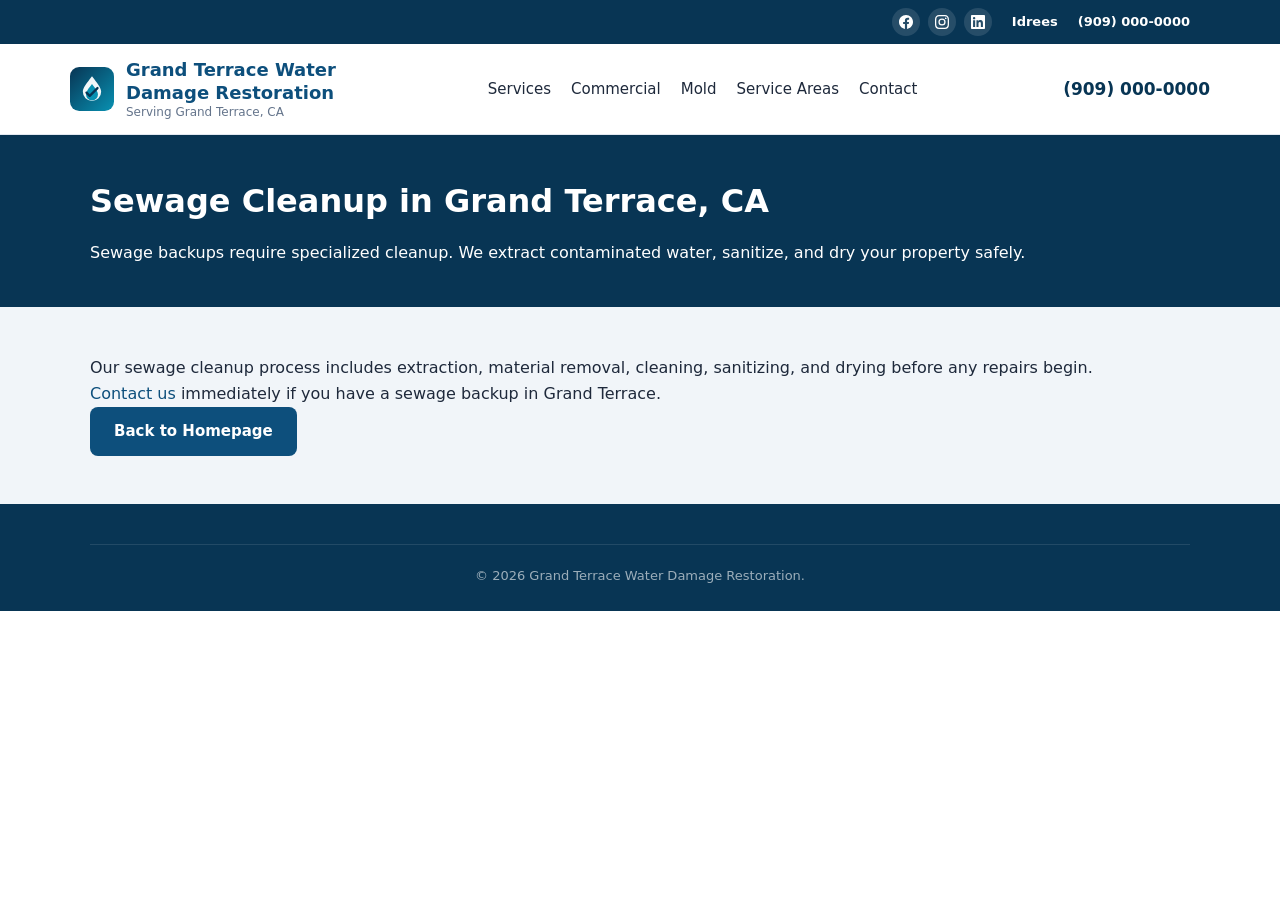
<file: sewage-cleanup/index.html>
﻿<!DOCTYPE html>
<html lang="en">
<head>
  <meta charset="UTF-8">
  <meta name="viewport" content="width=device-width, initial-scale=1.0">
  <title>Sewage Cleanup Grand Terrace, CA</title>
  <meta name="description" content="Sewage backup cleanup in Grand Terrace, CA. Safe extraction, sanitizing, and drying after contaminated water damage.">
  <link rel="stylesheet" href="../css/styles.css">
</head>
<body>
  <div class="header-info">
    <div class="container header-info-inner">
      <div class="header-info-meta">
        <ul class="header-social" aria-label="Social media">
          <li><a href="https://www.facebook.com/" aria-label="Facebook"><svg xmlns="http://www.w3.org/2000/svg" viewBox="0 0 24 24" aria-hidden="true"><path d="M24 12.073c0-6.627-5.373-12-12-12s-12 5.373-12 12c0 5.99 4.388 10.954 10.125 11.854v-8.385H7.078v-3.47h3.047V9.43c0-3.007 1.792-4.669 4.533-4.669 1.312 0 2.686.235 2.686.235v2.953H15.83c-1.491 0-1.956.925-1.956 1.874v2.25h3.328l-.532 3.47h-2.796v8.385C19.612 23.027 24 18.062 24 12.073z"/></svg></a></li>
          <li><a href="https://www.instagram.com/" aria-label="Instagram"><svg xmlns="http://www.w3.org/2000/svg" viewBox="0 0 24 24" aria-hidden="true"><path d="M12 2.163c3.204 0 3.584.012 4.85.07 3.252.148 4.771 1.691 4.919 4.919.058 1.265.069 1.645.069 4.849 0 3.205-.012 3.584-.069 4.849-.149 3.225-1.664 4.771-4.919 4.919-1.266.058-1.644.07-4.85.07-3.204 0-3.584-.012-4.849-.07-3.26-.149-4.771-1.699-4.919-4.92-.058-1.265-.07-1.644-.07-4.849 0-3.204.013-3.583.07-4.849.149-3.227 1.664-4.771 4.919-4.919 1.266-.057 1.645-.069 4.849-.069zM12 0C8.741 0 8.333.014 7.053.072 2.695.272.273 2.69.073 7.052.014 8.333 0 8.741 0 12c0 3.259.014 3.668.072 4.948.2 4.358 2.618 6.78 6.98 6.98C8.333 23.986 8.741 24 12 24c3.259 0 3.668-.014 4.948-.072 4.354-.2 6.782-2.618 6.979-6.98.059-1.28.073-1.689.073-4.948 0-3.259-.014-3.667-.072-4.947-.196-4.354-2.617-6.78-6.979-6.98C15.668.014 15.259 0 12 0zm0 5.838a6.162 6.162 0 1 0 0 12.324 6.162 6.162 0 0 0 0-12.324zM12 16a4 4 0 1 1 0-8 4 4 0 0 1 0 8zm6.406-11.845a1.44 1.44 0 1 0 0 2.881 1.44 1.44 0 0 0 0-2.881z"/></svg></a></li>
          <li><a href="https://www.linkedin.com/" aria-label="LinkedIn"><svg xmlns="http://www.w3.org/2000/svg" viewBox="0 0 24 24" aria-hidden="true"><path d="M20.447 20.452h-3.554v-5.569c0-1.328-.027-3.037-1.852-3.037-1.853 0-2.136 1.445-2.136 2.939v5.667H9.351V9h3.414v1.561h.046c.477-.9 1.637-1.85 3.37-1.85 3.601 0 4.267 2.37 4.267 5.455v6.286zM5.337 7.433a2.062 2.062 0 0 1-2.063-2.065 2.064 2.064 0 1 1 2.063 2.065zm1.782 13.019H3.555V9h3.564v11.452zM22.225 0H1.771C.792 0 0 .774 0 1.729v20.542C0 23.227.792 24 1.771 24h20.451C23.2 24 24 23.227 24 22.271V1.729C24 .774 23.2 0 22.222 0h.003z"/></svg></a></li>
        </ul>
        <span class="header-info-name">Idrees</span>
        <a href="tel:+19090000000" class="header-info-phone">(909) 000-0000</a>
      </div>
    </div>
  </div>
  <header class="site-header">
    <div class="container header-inner">
      <a href="../index.html" class="logo">
        <img src="../images/logo.svg" alt="" class="logo-mark" width="44" height="44">
        <span class="logo-text">
          Grand Terrace Water Damage Restoration
          <span>Serving Grand Terrace, CA</span>
        </span>
      </a>
      <button class="nav-toggle" aria-label="Toggle navigation" aria-expanded="false"><span></span></button>
      <nav class="main-nav"><ul>
        <li><a href="../services/">Services</a></li>
        <li><a href="../commercial-restoration/">Commercial</a></li>
        <li><a href="../mold-remediation/">Mold</a></li>
        <li><a href="../service-areas/">Service Areas</a></li>
        <li><a href="../contact/">Contact</a></li>
      </ul></nav>
      <div class="header-actions">        <a href="tel:+19090000000" class="header-phone-link">(909) 000-0000</a>
      </div>
    </div>
  </header>
  <main>
    <section class="page-hero"><div class="container"><h1>Sewage Cleanup in Grand Terrace, CA</h1><p>Sewage backups require specialized cleanup. We extract contaminated water, sanitize, and dry your property safely.</p></div></section>
    <section class="page-content"><div class="container content-block">
      <p>Our sewage cleanup process includes extraction, material removal, cleaning, sanitizing, and drying before any repairs begin.</p>
      <p><a href="../contact/">Contact us</a> immediately if you have a sewage backup in Grand Terrace.</p>
      <p><a href="../index.html" class="btn btn-secondary">Back to Homepage</a></p>
    </div></section>
  </main>
  <footer class="site-footer"><div class="container"><div class="footer-bottom"><p>&copy; 2026 Grand Terrace Water Damage Restoration.</p></div></div></footer>
  <script src="../js/main.js"></script>
</body>
</html>
</file>
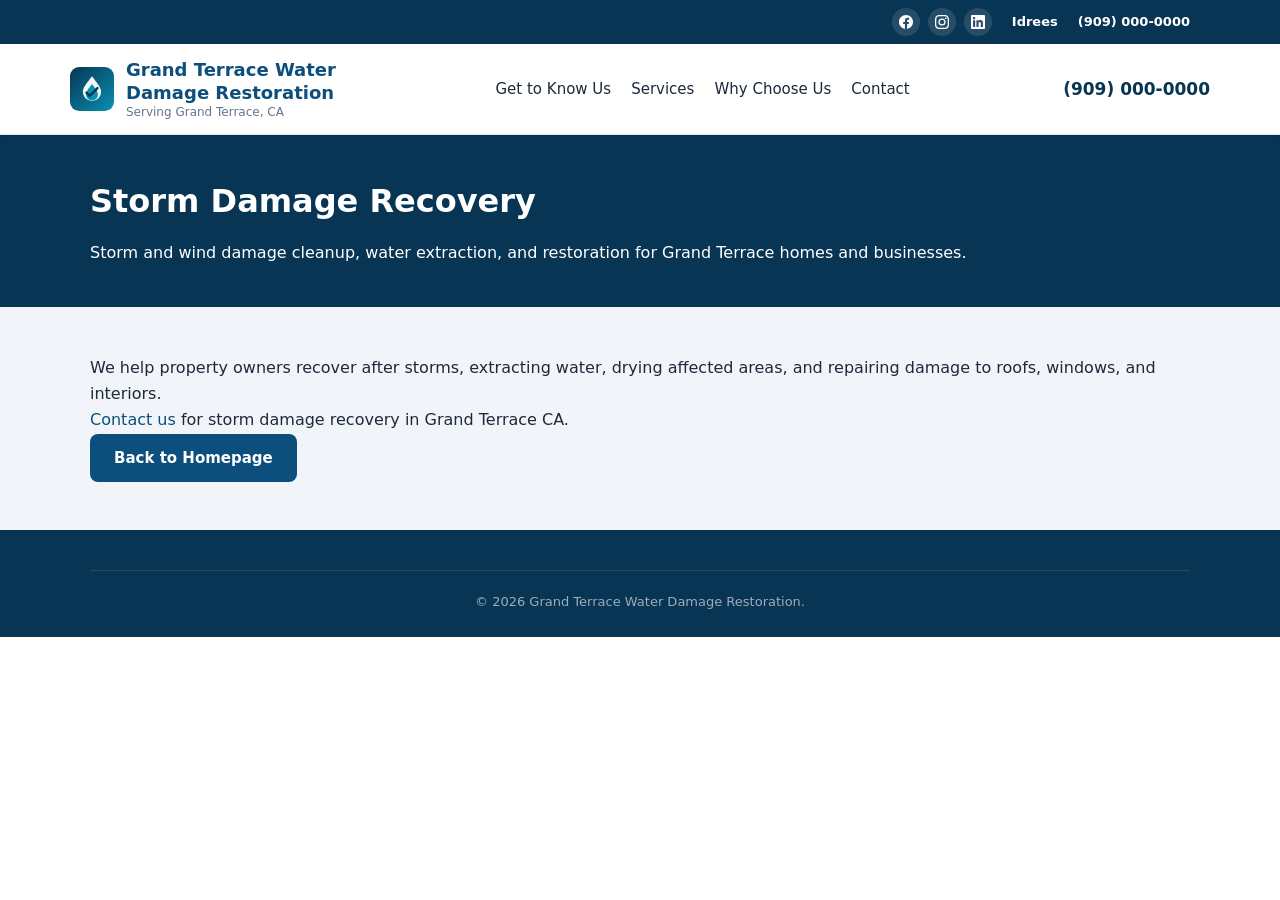
<file: storm-damage-recovery/index.html>
﻿<!DOCTYPE html>
<html lang="en">
<head>
  <meta charset="UTF-8">
  <meta name="viewport" content="width=device-width, initial-scale=1.0">
  <title>Storm Damage Recovery Grand Terrace, CA</title>
  <meta name="description" content="Storm damage recovery in Grand Terrace, CA. Water extraction, cleanup, and restoration after storms and wind damage.">
  <link rel="stylesheet" href="../css/styles.css">
</head>
<body>
  <div class="header-info">
    <div class="container header-info-inner">
      <div class="header-info-meta">
        <ul class="header-social" aria-label="Social media">
          <li><a href="https://www.facebook.com/" aria-label="Facebook"><svg xmlns="http://www.w3.org/2000/svg" viewBox="0 0 24 24" aria-hidden="true"><path d="M24 12.073c0-6.627-5.373-12-12-12s-12 5.373-12 12c0 5.99 4.388 10.954 10.125 11.854v-8.385H7.078v-3.47h3.047V9.43c0-3.007 1.792-4.669 4.533-4.669 1.312 0 2.686.235 2.686.235v2.953H15.83c-1.491 0-1.956.925-1.956 1.874v2.25h3.328l-.532 3.47h-2.796v8.385C19.612 23.027 24 18.062 24 12.073z"/></svg></a></li>
          <li><a href="https://www.instagram.com/" aria-label="Instagram"><svg xmlns="http://www.w3.org/2000/svg" viewBox="0 0 24 24" aria-hidden="true"><path d="M12 2.163c3.204 0 3.584.012 4.85.07 3.252.148 4.771 1.691 4.919 4.919.058 1.265.069 1.645.069 4.849 0 3.205-.012 3.584-.069 4.849-.149 3.225-1.664 4.771-4.919 4.919-1.266.058-1.644.07-4.85.07-3.204 0-3.584-.012-4.849-.07-3.26-.149-4.771-1.699-4.919-4.92-.058-1.265-.07-1.644-.07-4.849 0-3.204.013-3.583.07-4.849.149-3.227 1.664-4.771 4.919-4.919 1.266-.057 1.645-.069 4.849-.069zM12 0C8.741 0 8.333.014 7.053.072 2.695.272.273 2.69.073 7.052.014 8.333 0 8.741 0 12c0 3.259.014 3.668.072 4.948.2 4.358 2.618 6.78 6.98 6.98C8.333 23.986 8.741 24 12 24c3.259 0 3.668-.014 4.948-.072 4.354-.2 6.782-2.618 6.979-6.98.059-1.28.073-1.689.073-4.948 0-3.259-.014-3.667-.072-4.947-.196-4.354-2.617-6.78-6.979-6.98C15.668.014 15.259 0 12 0zm0 5.838a6.162 6.162 0 1 0 0 12.324 6.162 6.162 0 0 0 0-12.324zM12 16a4 4 0 1 1 0-8 4 4 0 0 1 0 8zm6.406-11.845a1.44 1.44 0 1 0 0 2.881 1.44 1.44 0 0 0 0-2.881z"/></svg></a></li>
          <li><a href="https://www.linkedin.com/" aria-label="LinkedIn"><svg xmlns="http://www.w3.org/2000/svg" viewBox="0 0 24 24" aria-hidden="true"><path d="M20.447 20.452h-3.554v-5.569c0-1.328-.027-3.037-1.852-3.037-1.853 0-2.136 1.445-2.136 2.939v5.667H9.351V9h3.414v1.561h.046c.477-.9 1.637-1.85 3.37-1.85 3.601 0 4.267 2.37 4.267 5.455v6.286zM5.337 7.433a2.062 2.062 0 0 1-2.063-2.065 2.064 2.064 0 1 1 2.063 2.065zm1.782 13.019H3.555V9h3.564v11.452zM22.225 0H1.771C.792 0 0 .774 0 1.729v20.542C0 23.227.792 24 1.771 24h20.451C23.2 24 24 23.227 24 22.271V1.729C24 .774 23.2 0 22.222 0h.003z"/></svg></a></li>
        </ul>
        <span class="header-info-name">Idrees</span>
        <a href="tel:+19090000000" class="header-info-phone">(909) 000-0000</a>
      </div>
    </div>
  </div>
  <header class="site-header">
    <div class="container header-inner">
      <a href="../index.html" class="logo">
        <img src="../images/logo.svg" alt="" class="logo-mark" width="44" height="44">
        <span class="logo-text">
          Grand Terrace Water Damage Restoration
          <span>Serving Grand Terrace, CA</span>
        </span>
      </a>
      <button class="nav-toggle" aria-label="Toggle navigation" aria-expanded="false"><span></span></button>
      <nav class="main-nav"><ul>
        <li><a href="../index.html#about">Get to Know Us</a></li>
        <li><a href="../services/">Services</a></li>
        <li><a href="../index.html#why-choose-us">Why Choose Us</a></li>
        <li><a href="../contact/">Contact</a></li>
      </ul></nav>
      <div class="header-actions">        <a href="tel:+19090000000" class="header-phone-link">(909) 000-0000</a>
      </div>
    </div>
  </header>
  <main>
    <section class="page-hero"><div class="container"><h1>Storm Damage Recovery</h1><p>Storm and wind damage cleanup, water extraction, and restoration for Grand Terrace homes and businesses.</p></div></section>
    <section class="page-content"><div class="container content-block">
      <p>We help property owners recover after storms, extracting water, drying affected areas, and repairing damage to roofs, windows, and interiors.</p>
      <p><a href="../contact/">Contact us</a> for storm damage recovery in Grand Terrace CA.</p>
      <p><a href="../index.html" class="btn btn-secondary">Back to Homepage</a></p>
    </div></section>
  </main>
  <footer class="site-footer"><div class="container"><div class="footer-bottom"><p>&copy; 2026 Grand Terrace Water Damage Restoration.</p></div></div></footer>
  <script src="../js/main.js"></script>
</body>
</html>
</file>
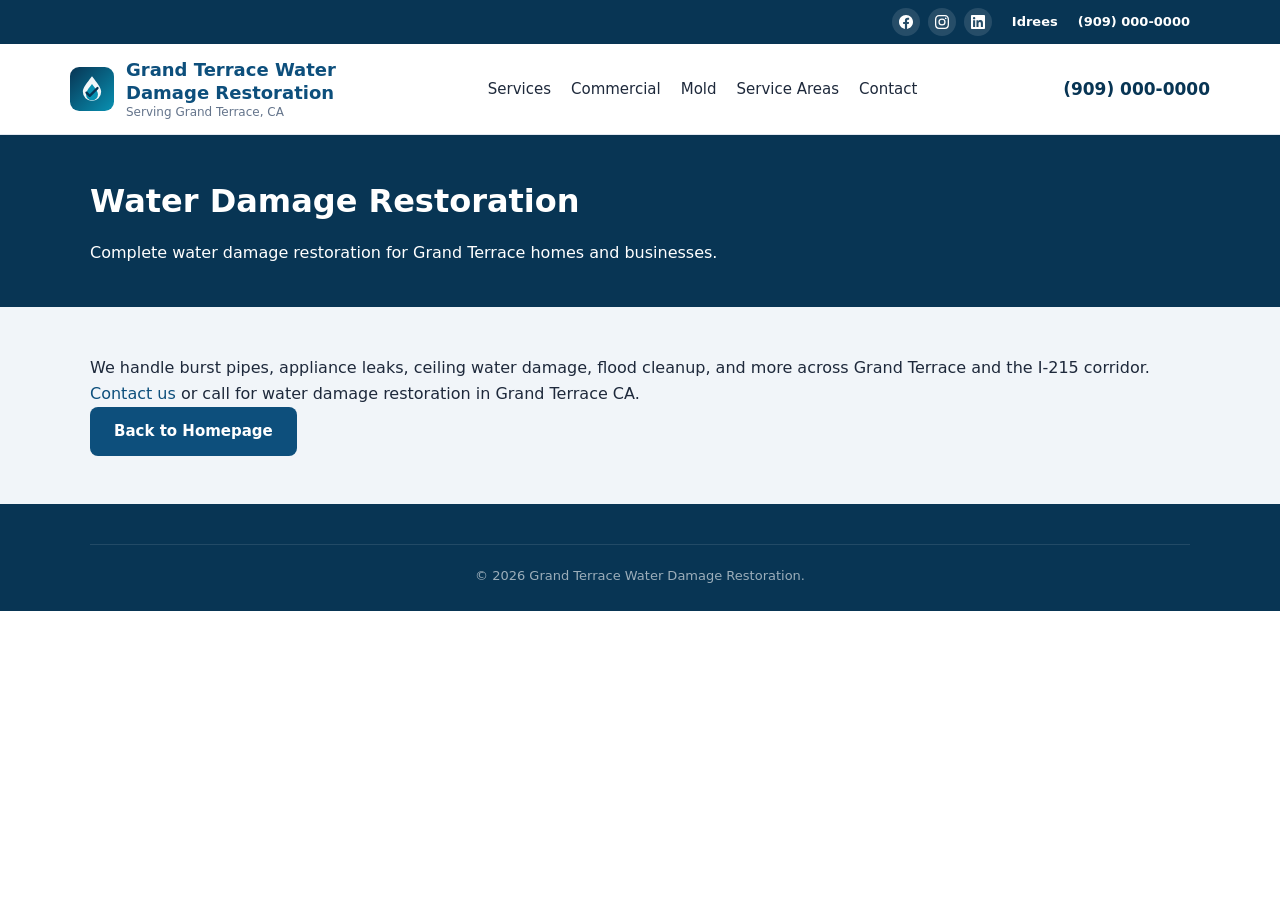
<file: water-damage-restoration/index.html>
﻿<!DOCTYPE html>
<html lang="en">
<head>
  <meta charset="UTF-8">
  <meta name="viewport" content="width=device-width, initial-scale=1.0">
  <title>Water Damage Restoration Services | Grand Terrace, CA</title>
  <meta name="description" content="Professional water damage restoration in Grand Terrace, CA. Fast water removal, drying, cleanup, and repair.">
  <link rel="stylesheet" href="../css/styles.css">
</head>
<body>
  <div class="header-info">
    <div class="container header-info-inner">
      <div class="header-info-meta">
        <ul class="header-social" aria-label="Social media">
          <li><a href="https://www.facebook.com/" aria-label="Facebook"><svg xmlns="http://www.w3.org/2000/svg" viewBox="0 0 24 24" aria-hidden="true"><path d="M24 12.073c0-6.627-5.373-12-12-12s-12 5.373-12 12c0 5.99 4.388 10.954 10.125 11.854v-8.385H7.078v-3.47h3.047V9.43c0-3.007 1.792-4.669 4.533-4.669 1.312 0 2.686.235 2.686.235v2.953H15.83c-1.491 0-1.956.925-1.956 1.874v2.25h3.328l-.532 3.47h-2.796v8.385C19.612 23.027 24 18.062 24 12.073z"/></svg></a></li>
          <li><a href="https://www.instagram.com/" aria-label="Instagram"><svg xmlns="http://www.w3.org/2000/svg" viewBox="0 0 24 24" aria-hidden="true"><path d="M12 2.163c3.204 0 3.584.012 4.85.07 3.252.148 4.771 1.691 4.919 4.919.058 1.265.069 1.645.069 4.849 0 3.205-.012 3.584-.069 4.849-.149 3.225-1.664 4.771-4.919 4.919-1.266.058-1.644.07-4.85.07-3.204 0-3.584-.012-4.849-.07-3.26-.149-4.771-1.699-4.919-4.92-.058-1.265-.07-1.644-.07-4.849 0-3.204.013-3.583.07-4.849.149-3.227 1.664-4.771 4.919-4.919 1.266-.057 1.645-.069 4.849-.069zM12 0C8.741 0 8.333.014 7.053.072 2.695.272.273 2.69.073 7.052.014 8.333 0 8.741 0 12c0 3.259.014 3.668.072 4.948.2 4.358 2.618 6.78 6.98 6.98C8.333 23.986 8.741 24 12 24c3.259 0 3.668-.014 4.948-.072 4.354-.2 6.782-2.618 6.979-6.98.059-1.28.073-1.689.073-4.948 0-3.259-.014-3.667-.072-4.947-.196-4.354-2.617-6.78-6.979-6.98C15.668.014 15.259 0 12 0zm0 5.838a6.162 6.162 0 1 0 0 12.324 6.162 6.162 0 0 0 0-12.324zM12 16a4 4 0 1 1 0-8 4 4 0 0 1 0 8zm6.406-11.845a1.44 1.44 0 1 0 0 2.881 1.44 1.44 0 0 0 0-2.881z"/></svg></a></li>
          <li><a href="https://www.linkedin.com/" aria-label="LinkedIn"><svg xmlns="http://www.w3.org/2000/svg" viewBox="0 0 24 24" aria-hidden="true"><path d="M20.447 20.452h-3.554v-5.569c0-1.328-.027-3.037-1.852-3.037-1.853 0-2.136 1.445-2.136 2.939v5.667H9.351V9h3.414v1.561h.046c.477-.9 1.637-1.85 3.37-1.85 3.601 0 4.267 2.37 4.267 5.455v6.286zM5.337 7.433a2.062 2.062 0 0 1-2.063-2.065 2.064 2.064 0 1 1 2.063 2.065zm1.782 13.019H3.555V9h3.564v11.452zM22.225 0H1.771C.792 0 0 .774 0 1.729v20.542C0 23.227.792 24 1.771 24h20.451C23.2 24 24 23.227 24 22.271V1.729C24 .774 23.2 0 22.222 0h.003z"/></svg></a></li>
        </ul>
        <span class="header-info-name">Idrees</span>
        <a href="tel:+19090000000" class="header-info-phone">(909) 000-0000</a>
      </div>
    </div>
  </div>
  <header class="site-header">
    <div class="container header-inner">
      <a href="../index.html" class="logo">
        <img src="../images/logo.svg" alt="" class="logo-mark" width="44" height="44">
        <span class="logo-text">
          Grand Terrace Water Damage Restoration
          <span>Serving Grand Terrace, CA</span>
        </span>
      </a>
      <button class="nav-toggle" aria-label="Toggle navigation" aria-expanded="false"><span></span></button>
      <nav class="main-nav"><ul>
        <li><a href="../services/">Services</a></li>
        <li><a href="../commercial-restoration/">Commercial</a></li>
        <li><a href="../mold-remediation/">Mold</a></li>
        <li><a href="../service-areas/">Service Areas</a></li>
        <li><a href="../contact/">Contact</a></li>
      </ul></nav>
      <div class="header-actions">        <a href="tel:+19090000000" class="header-phone-link">(909) 000-0000</a>
      </div>
    </div>
  </header>
  <main>
    <section class="page-hero"><div class="container"><h1>Water Damage Restoration</h1><p>Complete water damage restoration for Grand Terrace homes and businesses.</p></div></section>
    <section class="page-content"><div class="container content-block">
      <p>We handle burst pipes, appliance leaks, ceiling water damage, flood cleanup, and more across Grand Terrace and the I-215 corridor.</p>
      <p><a href="../contact/">Contact us</a> or call for water damage restoration in Grand Terrace CA.</p>
      <p><a href="../index.html" class="btn btn-secondary">Back to Homepage</a></p>
    </div></section>
  </main>
  <footer class="site-footer"><div class="container"><div class="footer-bottom"><p>&copy; 2026 Grand Terrace Water Damage Restoration.</p></div></div></footer>
  <script src="../js/main.js"></script>
</body>
</html>
</file>
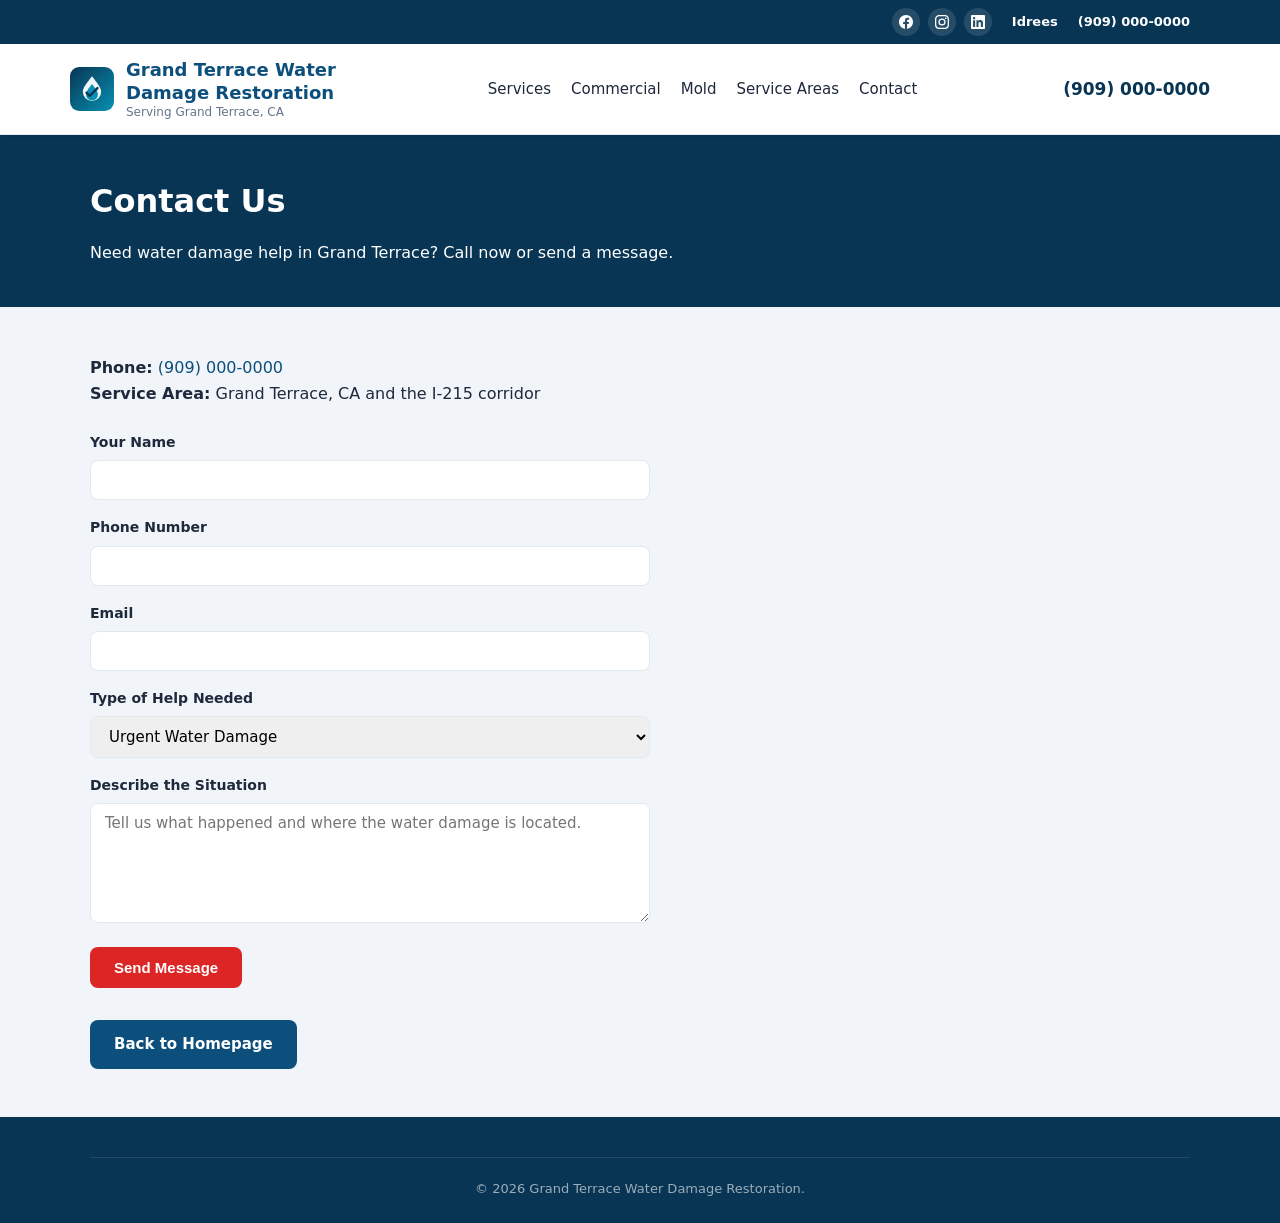
<file: contact.html>
<!DOCTYPE html>
<html lang="en">
<head>
  <meta charset="UTF-8">
  <meta name="viewport" content="width=device-width, initial-scale=1.0">
  <title>Contact Us | Water Damage Help Grand Terrace, CA</title>
  <meta name="description" content="Contact us for water damage help in Grand Terrace, CA. Request urgent cleanup or schedule an inspection.">
  <link rel="stylesheet" href="../css/styles.css">
</head>
<body>
  <div class="header-info">
    <div class="container header-info-inner">
      <div class="header-info-meta">
        <ul class="header-social" aria-label="Social media">
          <li><a href="https://www.facebook.com/" aria-label="Facebook"><svg xmlns="http://www.w3.org/2000/svg" viewBox="0 0 24 24" aria-hidden="true"><path d="M24 12.073c0-6.627-5.373-12-12-12s-12 5.373-12 12c0 5.99 4.388 10.954 10.125 11.854v-8.385H7.078v-3.47h3.047V9.43c0-3.007 1.792-4.669 4.533-4.669 1.312 0 2.686.235 2.686.235v2.953H15.83c-1.491 0-1.956.925-1.956 1.874v2.25h3.328l-.532 3.47h-2.796v8.385C19.612 23.027 24 18.062 24 12.073z"/></svg></a></li>
          <li><a href="https://www.instagram.com/" aria-label="Instagram"><svg xmlns="http://www.w3.org/2000/svg" viewBox="0 0 24 24" aria-hidden="true"><path d="M12 2.163c3.204 0 3.584.012 4.85.07 3.252.148 4.771 1.691 4.919 4.919.058 1.265.069 1.645.069 4.849 0 3.205-.012 3.584-.069 4.849-.149 3.225-1.664 4.771-4.919 4.919-1.266.058-1.644.07-4.85.07-3.204 0-3.584-.012-4.849-.07-3.26-.149-4.771-1.699-4.919-4.92-.058-1.265-.07-1.644-.07-4.849 0-3.204.013-3.583.07-4.849.149-3.227 1.664-4.771 4.919-4.919 1.266-.057 1.645-.069 4.849-.069zM12 0C8.741 0 8.333.014 7.053.072 2.695.272.273 2.69.073 7.052.014 8.333 0 8.741 0 12c0 3.259.014 3.668.072 4.948.2 4.358 2.618 6.78 6.98 6.98C8.333 23.986 8.741 24 12 24c3.259 0 3.668-.014 4.948-.072 4.354-.2 6.782-2.618 6.979-6.98.059-1.28.073-1.689.073-4.948 0-3.259-.014-3.667-.072-4.947-.196-4.354-2.617-6.78-6.979-6.98C15.668.014 15.259 0 12 0zm0 5.838a6.162 6.162 0 1 0 0 12.324 6.162 6.162 0 0 0 0-12.324zM12 16a4 4 0 1 1 0-8 4 4 0 0 1 0 8zm6.406-11.845a1.44 1.44 0 1 0 0 2.881 1.44 1.44 0 0 0 0-2.881z"/></svg></a></li>
          <li><a href="https://www.linkedin.com/" aria-label="LinkedIn"><svg xmlns="http://www.w3.org/2000/svg" viewBox="0 0 24 24" aria-hidden="true"><path d="M20.447 20.452h-3.554v-5.569c0-1.328-.027-3.037-1.852-3.037-1.853 0-2.136 1.445-2.136 2.939v5.667H9.351V9h3.414v1.561h.046c.477-.9 1.637-1.85 3.37-1.85 3.601 0 4.267 2.37 4.267 5.455v6.286zM5.337 7.433a2.062 2.062 0 0 1-2.063-2.065 2.064 2.064 0 1 1 2.063 2.065zm1.782 13.019H3.555V9h3.564v11.452zM22.225 0H1.771C.792 0 0 .774 0 1.729v20.542C0 23.227.792 24 1.771 24h20.451C23.2 24 24 23.227 24 22.271V1.729C24 .774 23.2 0 22.222 0h.003z"/></svg></a></li>
        </ul>
        <span class="header-info-name">Idrees</span>
        <a href="tel:+19090000000" class="header-info-phone">(909) 000-0000</a>
      </div>
    </div>
  </div>
  <header class="site-header">
    <div class="container header-inner">
      <a href="../index.html" class="logo">
        <img src="../images/logo.svg" alt="" class="logo-mark" width="44" height="44">
        <span class="logo-text">
          Grand Terrace Water Damage Restoration
          <span>Serving Grand Terrace, CA</span>
        </span>
      </a>
      <button class="nav-toggle" aria-label="Toggle navigation" aria-expanded="false"><span></span></button>
      <nav class="main-nav"><ul>
        <li><a href="../services/">Services</a></li>
        <li><a href="../commercial-restoration/">Commercial</a></li>
        <li><a href="../mold-remediation/">Mold</a></li>
        <li><a href="../service-areas/">Service Areas</a></li>
        <li><a href="../contact/">Contact</a></li>
      </ul></nav>
      <div class="header-actions">        <a href="tel:+19090000000" class="header-phone-link">(909) 000-0000</a>
      </div>
    </div>
  </header>
  <main>
    <section class="page-hero"><div class="container"><h1>Contact Us</h1><p>Need water damage help in Grand Terrace? Call now or send a message.</p></div></section>
    <section class="page-content"><div class="container">
      <div class="content-block">
        <p><strong>Phone:</strong> <a href="tel:+19090000000">(909) 000-0000</a></p>
        <p><strong>Service Area:</strong> Grand Terrace, CA and the I-215 corridor</p>
      </div>
      <form class="contact-form" action="#" method="post">
        <div class="form-group"><label for="name">Your Name</label><input type="text" id="name" name="name" required></div>
        <div class="form-group"><label for="phone">Phone Number</label><input type="tel" id="phone" name="phone" required></div>
        <div class="form-group"><label for="email">Email</label><input type="email" id="email" name="email"></div>
        <div class="form-group"><label for="service">Type of Help Needed</label>
          <select id="service" name="service">
            <option value="urgent">Urgent Water Damage</option>
            <option value="flood">Flood Cleanup</option>
            <option value="sewage">Sewage Backup</option>
            <option value="mold">Mold / Moisture Issue</option>
            <option value="commercial">Commercial Water Damage</option>
            <option value="inspection">Schedule Inspection</option>
          </select>
        </div>
        <div class="form-group"><label for="message">Describe the Situation</label><textarea id="message" name="message" placeholder="Tell us what happened and where the water damage is located."></textarea></div>
        <button type="submit" class="btn btn-primary">Send Message</button>
      </form>
      <p style="margin-top:2rem;"><a href="../index.html" class="btn btn-secondary">Back to Homepage</a></p>
    </div></section>
  </main>
  <footer class="site-footer"><div class="container"><div class="footer-bottom"><p>&copy; 2026 Grand Terrace Water Damage Restoration.</p></div></div></footer>
  <script src="../js/main.js"></script>
</body>
</html>
</file>
<file: css/styles.css>
:root {
  --color-primary: #0d4f7c;
  --color-primary-dark: #083554;
  --color-accent: #0891b2;
  --color-text: #1e293b;
  --color-text-muted: #64748b;
  --color-bg: #ffffff;
  --color-bg-alt: #f1f5f9;
  --color-border: #e2e8f0;
  --color-urgent: #dc2626;
  --font-sans: "Segoe UI", system-ui, -apple-system, sans-serif;
  --shadow-sm: 0 1px 3px rgba(0, 0, 0, 0.08);
  --shadow-md: 0 4px 16px rgba(0, 0, 0, 0.1);
  --radius: 8px;
  --max-width: 1140px;
  --site-top-height: 7.25rem;
}

*, *::before, *::after { box-sizing: border-box; margin: 0; padding: 0; }
html { scroll-behavior: smooth; }
body { font-family: var(--font-sans); font-size: 1rem; line-height: 1.65; color: var(--color-text); background: var(--color-bg); }
img { max-width: 100%; height: auto; display: block; }
a { color: var(--color-primary); text-decoration: none; }
a:hover { text-decoration: underline; }
.container { width: 100%; max-width: var(--max-width); margin: 0 auto; padding: 0 1.25rem; }

/* Header info bar */
.header-info { background: var(--color-primary-dark); color: rgba(255,255,255,0.9); font-size: 0.8125rem; padding: 0.5rem 0; }
.header-info-inner { display: flex; flex-wrap: wrap; justify-content: flex-end; align-items: center; gap: 0.5rem 1.5rem; }
.header-info-meta {
  display: flex;
  flex-wrap: wrap;
  align-items: center;
  gap: 1rem 1.25rem;
}
.header-social {
  display: flex;
  align-items: center;
  gap: 0.5rem;
  list-style: none;
  padding: 0;
  margin: 0;
}
.header-social a {
  display: flex;
  align-items: center;
  justify-content: center;
  width: 1.75rem;
  height: 1.75rem;
  border-radius: 50%;
  background: rgba(255, 255, 255, 0.12);
  color: #fff;
  transition: background 0.2s ease;
}
.header-social a:hover { background: rgba(255, 255, 255, 0.28); text-decoration: none; }
.header-social svg { width: 0.875rem; height: 0.875rem; display: block; fill: currentColor; }
.header-info-name { font-weight: 600; color: #fff; white-space: nowrap; }
.header-info-phone {
  font-weight: 700;
  color: #fff;
  text-decoration: none;
  white-space: nowrap;
}
.header-info-phone:hover { color: #fff; text-decoration: underline; }
.header-info a { color: #fff; text-decoration: none; }
.header-info a:hover { text-decoration: underline; }
.header-info span { display: inline-flex; align-items: center; gap: 0.375rem; }

/* Header */
.site-header { background: var(--color-bg); border-bottom: 1px solid var(--color-border); position: sticky; top: 0; z-index: 100; box-shadow: var(--shadow-sm); }
.header-inner { display: flex; align-items: center; justify-content: space-between; padding: 0.875rem 0; gap: 1rem; position: relative; }
.logo {
  display: flex;
  align-items: center;
  gap: 0.75rem;
  font-size: 1.125rem;
  font-weight: 700;
  color: var(--color-primary);
  text-decoration: none;
  line-height: 1.3;
  flex-shrink: 0;
  max-width: 17rem;
}
.logo:hover { text-decoration: none; color: var(--color-primary); }
.logo-mark {
  width: 2.75rem;
  height: 2.75rem;
  flex-shrink: 0;
  display: block;
}
.logo-text span { display: block; font-size: 0.75rem; font-weight: 500; color: var(--color-text-muted); }
.main-nav ul { display: flex; list-style: none; gap: 1.25rem; align-items: center; }
.nav-toggle {
  display: none;
  width: 2rem;
  height: 2rem;
  background: none;
  border: none;
  cursor: pointer;
  padding: 0;
  position: relative;
  flex-shrink: 0;
}
.nav-toggle::before,
.nav-toggle::after,
.nav-toggle span {
  content: "";
  position: absolute;
  left: 0.25rem;
  right: 0.25rem;
  height: 2px;
  background: var(--color-primary);
  border-radius: 1px;
  transition: transform 0.2s ease, opacity 0.2s ease;
}
.nav-toggle::before { top: 0.4375rem; }
.nav-toggle span {
  display: block;
  top: 50%;
  transform: translateY(-50%);
}
.nav-toggle::after { bottom: 0.4375rem; }
.icon-svg {
  width: 1.625rem;
  height: 1.625rem;
  display: block;
}
.usp-icon .icon-svg { color: #fff; }
.card-icon .icon-svg { color: var(--color-primary-dark); width: 1.75rem; height: 1.75rem; }
.fact-icon .icon-svg { color: currentColor; width: 1.375rem; height: 1.375rem; }
.header-actions {
  display: flex;
  align-items: center;
  gap: 0.875rem;
  flex-shrink: 0;
}
.header-phone-link {
  font-size: 1.0625rem;
  font-weight: 700;
  color: var(--color-primary-dark);
  text-decoration: none;
  white-space: nowrap;
}
.header-phone-link:hover {
  color: var(--color-primary);
  text-decoration: none;
}
.main-nav a { font-size: 0.9375rem; font-weight: 500; color: var(--color-text); text-decoration: none; }
.main-nav a:hover { color: var(--color-primary); text-decoration: none; }

.btn { display: inline-block; padding: 0.75rem 1.5rem; font-size: 0.9375rem; font-weight: 600; border-radius: var(--radius); text-decoration: none; border: none; cursor: pointer; transition: background 0.2s, transform 0.15s; text-align: center; }
.btn:hover { text-decoration: none; transform: translateY(-1px); }
.btn-primary { background: var(--color-urgent); color: #fff; }
.btn-primary:hover { background: #b91c1c; color: #fff; }
.btn-outline { background: transparent; color: #fff; border: 2px solid #fff; }
.btn-outline:hover { background: rgba(255,255,255,0.15); color: #fff; }

/* Hero */
.hero {
  position: relative;
  isolation: isolate;
  background: url("../images/hero-background.png") center center / cover no-repeat;
  color: #fff;
  display: flex;
  flex-direction: column;
  min-height: calc(100svh - var(--site-top-height));
  padding: 2.5rem 0 1rem;
}
.hero::before {
  content: "";
  position: absolute;
  inset: 0;
  background:
    linear-gradient(90deg, rgba(8, 53, 84, 0.93) 0%, rgba(8, 53, 84, 0.84) 40%, rgba(8, 53, 84, 0.52) 72%, rgba(8, 53, 84, 0.38) 100%),
    linear-gradient(180deg, rgba(8, 53, 84, 0.42) 0%, transparent 48%, rgba(8, 53, 84, 0.52) 100%);
  z-index: -1;
}
.hero > .hero-grid {
  flex: 1 1 auto;
  align-content: stretch;
  position: relative;
  z-index: 1;
}
.hero-grid {
  display: grid;
  grid-template-columns: 1fr;
  align-items: center;
}
.hero-content { max-width: 42rem; }
.hero h1 { font-size: clamp(1.75rem, 4vw, 2.375rem); line-height: 1.25; margin-bottom: 1.25rem; font-weight: 700; }
.hero-subheadline { font-size: 1.125rem; font-weight: 600; margin-bottom: 1rem; opacity: 1; }
.hero p { font-size: 1.0625rem; margin-bottom: 1rem; opacity: 0.95; }
.hero-cta { display: flex; flex-wrap: wrap; gap: 0.875rem; margin-top: 1.5rem; }

/* Sections */
section { padding: 3.5rem 0; }
section:nth-child(even):not(.hero):not(.final-cta) { background: var(--color-bg-alt); }
.section-header { text-align: center; max-width: 720px; margin: 0 auto 2.5rem; }
.section-header h2 { font-size: clamp(1.375rem, 3vw, 1.75rem); color: var(--color-primary-dark); margin-bottom: 0.75rem; line-height: 1.3; }
.section-header p { color: var(--color-text-muted); font-size: 1.0625rem; }

/* USPs */
#usps {
  padding: 2.75rem 0;
  background: var(--color-bg);
  border-bottom: 1px solid var(--color-border);
}
.usps-grid { display: grid; grid-template-columns: repeat(4, 1fr); gap: 1.5rem; }
.usp-card {
  background: var(--color-bg);
  border: 1px solid var(--color-border);
  border-radius: 14px;
  padding: 2.25rem 1.5rem 2rem;
  min-height: 11.5rem;
  text-align: center;
  display: flex;
  flex-direction: column;
  align-items: center;
  justify-content: center;
  box-shadow: var(--shadow-sm);
  transition: transform 0.25s ease, box-shadow 0.25s ease, border-color 0.25s ease;
  position: relative;
  overflow: hidden;
}
.usp-card::before {
  content: "";
  position: absolute;
  top: 0; left: 0; right: 0;
  height: 4px;
  background: linear-gradient(90deg, var(--color-primary), var(--color-accent));
  transform: scaleX(0);
  transition: transform 0.25s ease;
}
.usp-card:hover {
  transform: translateY(-6px);
  box-shadow: 0 12px 28px rgba(8, 53, 84, 0.12);
  border-color: rgba(8, 145, 178, 0.35);
}
.usp-card:hover::before { transform: scaleX(1); }
.usp-icon {
  width: 4.75rem;
  height: 4.75rem;
  margin: 0 auto 1.375rem;
  border-radius: 50%;
  background: linear-gradient(135deg, var(--color-primary-dark), var(--color-accent));
  color: #fff;
  font-size: 1.625rem;
  display: flex;
  align-items: center;
  justify-content: center;
  box-shadow: 0 6px 16px rgba(8, 53, 84, 0.2);
}
.usp-icon .icon-svg { width: 2rem; height: 2rem; }
.usp-card h3 {
  font-size: 1.125rem;
  color: var(--color-primary-dark);
  margin: 0;
  line-height: 1.4;
  font-weight: 700;
}

/* About */
.about-grid { display: grid; grid-template-columns: 1fr 1fr; gap: 2.5rem; align-items: center; }
.about-content p { margin-bottom: 1rem; color: var(--color-text-muted); font-size: 0.9375rem; }
.about-header { text-align: left; margin: 0 0 1.5rem; }
.about-header h2 { text-align: left; }
.about-image {
  border-radius: 12px;
  overflow: hidden;
  box-shadow: 0 12px 28px rgba(8, 53, 84, 0.15);
  border: 1px solid var(--color-border);
}
.about-image img {
  width: 100%;
  height: 400px;
  object-fit: cover;
  object-position: center 20%;
  display: block;
}

/* Services Cards - Professional */
#services {
  scroll-margin-top: 5.5rem;
  background: linear-gradient(180deg, #eef4f8 0%, var(--color-bg) 50%, var(--color-bg-alt) 100%);
}
.services-grid { display: grid; grid-template-columns: repeat(auto-fill, minmax(260px, 1fr)); gap: 1.75rem; }
.services-grid-four { grid-template-columns: repeat(4, 1fr); }
.service-card {
  background: var(--color-bg);
  border-radius: 18px;
  border: 1px solid rgba(226, 232, 240, 0.9);
  box-shadow: 0 2px 8px rgba(8, 53, 84, 0.04), 0 8px 24px rgba(8, 53, 84, 0.06);
  transition: transform 0.35s cubic-bezier(0.22, 1, 0.36, 1), box-shadow 0.35s ease, border-color 0.35s ease;
  overflow: hidden;
  display: flex;
  flex-direction: column;
  min-height: 100%;
  position: relative;
}
.service-card::before {
  content: "";
  position: absolute;
  inset: 0;
  border-radius: inherit;
  pointer-events: none;
  box-shadow: inset 0 1px 0 rgba(255, 255, 255, 0.8);
}
.service-card:hover {
  transform: translateY(-10px);
  box-shadow: 0 4px 12px rgba(8, 53, 84, 0.06), 0 24px 48px rgba(8, 53, 84, 0.12);
  border-color: rgba(8, 145, 178, 0.22);
}
.service-card-top {
  position: relative;
  overflow: hidden;
  aspect-ratio: 16 / 10;
  background: var(--color-primary-dark);
}
.service-card-top img {
  width: 100%;
  height: 100%;
  object-fit: cover;
  object-position: center;
  display: block;
  transition: transform 0.35s ease;
}
.service-card:hover .service-card-top img { transform: scale(1.05); }
.service-card-top::after {
  content: "";
  position: absolute;
  inset: 0;
  background: linear-gradient(180deg, transparent 55%, rgba(8, 53, 84, 0.15) 100%);
  pointer-events: none;
}
.service-card-body {
  padding: 1.375rem 1.625rem 2rem;
  display: flex;
  flex-direction: column;
  flex-grow: 1;
  text-align: left;
}
.service-tag {
  display: inline-block;
  align-self: flex-start;
  font-size: 0.6875rem;
  font-weight: 700;
  letter-spacing: 0.06em;
  text-transform: uppercase;
  color: var(--color-accent);
  background: rgba(8, 145, 178, 0.08);
  border: 1px solid rgba(8, 145, 178, 0.18);
  padding: 0.3125rem 0.625rem;
  border-radius: 999px;
  margin-bottom: 0.75rem;
}
.service-card-fire .service-tag { color: #b45309; background: rgba(180, 83, 9, 0.08); border-color: rgba(180, 83, 9, 0.18); }
.service-card-mold .service-tag { color: #047857; background: rgba(4, 120, 87, 0.08); border-color: rgba(4, 120, 87, 0.18); }
.service-card-storm .service-tag { color: #4338ca; background: rgba(67, 56, 202, 0.08); border-color: rgba(67, 56, 202, 0.18); }
.service-card h3 {
  font-size: 1.25rem;
  color: var(--color-primary-dark);
  margin-bottom: 0.75rem;
  line-height: 1.3;
  font-weight: 700;
  letter-spacing: -0.01em;
}
.service-card h3 a { color: inherit; text-decoration: none; transition: color 0.2s ease; }
.service-card h3 a:hover { color: var(--color-accent); }
.service-card p {
  font-size: 0.9375rem;
  color: var(--color-text-muted);
  line-height: 1.75;
  flex-grow: 1;
  margin-bottom: 0;
}

/* Why Choose Us */
#why-choose-us {
  background: linear-gradient(180deg, #eef4f8 0%, var(--color-bg) 100%);
  position: relative;
}
#why-choose-us .container { position: relative; z-index: 1; }
.benefits-grid {
  display: grid;
  grid-template-columns: repeat(3, 1fr);
  gap: 1.625rem;
  counter-reset: benefit;
}
.benefit {
  background: var(--color-bg);
  border-radius: 16px;
  border: 1px solid rgba(226, 232, 240, 0.95);
  box-shadow: 0 2px 8px rgba(8, 53, 84, 0.04), 0 8px 24px rgba(8, 53, 84, 0.05);
  overflow: hidden;
  display: flex;
  flex-direction: column;
  min-height: 100%;
  transition: transform 0.35s cubic-bezier(0.22, 1, 0.36, 1), box-shadow 0.35s ease, border-color 0.35s ease;
}
.benefit:hover {
  transform: translateY(-8px);
  box-shadow: 0 4px 12px rgba(8, 53, 84, 0.06), 0 24px 48px rgba(8, 53, 84, 0.12);
  border-color: rgba(8, 145, 178, 0.22);
}
.benefit-head {
  position: relative;
  display: flex;
  align-items: center;
  min-height: 5.5rem;
  padding: 1.25rem 1.375rem;
  overflow: hidden;
}
.benefit-head::after {
  content: "";
  position: absolute;
  inset: 0;
  background: radial-gradient(circle at 100% 0%, rgba(255, 255, 255, 0.18) 0%, transparent 55%);
  pointer-events: none;
}
.benefit:nth-child(3n+1) .benefit-head { background: linear-gradient(135deg, #0a3d5c 0%, #0d4f7c 100%); }
.benefit:nth-child(3n+2) .benefit-head { background: linear-gradient(135deg, #0d4f7c 0%, #0891b2 100%); }
.benefit:nth-child(3n) .benefit-head { background: linear-gradient(135deg, #065f46 0%, #047857 100%); }
.benefit-num {
  position: absolute;
  top: 0.625rem;
  right: 1rem;
  font-size: clamp(2.5rem, 4vw, 3.25rem);
  font-weight: 800;
  line-height: 1;
  color: rgba(255, 255, 255, 0.14);
  letter-spacing: -0.04em;
  pointer-events: none;
  z-index: 0;
}
.benefit-num::before {
  counter-increment: benefit;
  content: counter(benefit, decimal-leading-zero);
}
.benefit-icon {
  position: relative;
  z-index: 1;
  flex-shrink: 0;
  width: 3.25rem;
  height: 3.25rem;
  border-radius: 12px;
  background: rgba(255, 255, 255, 0.18);
  border: 1px solid rgba(255, 255, 255, 0.28);
  color: #fff;
  display: flex;
  align-items: center;
  justify-content: center;
  backdrop-filter: blur(4px);
  transition: transform 0.35s ease, background 0.35s ease;
}
.benefit:hover .benefit-icon {
  transform: scale(1.06);
  background: rgba(255, 255, 255, 0.24);
}
.benefit-icon .icon-svg {
  width: 1.5rem;
  height: 1.5rem;
  color: #fff;
}
.benefit-body {
  padding: 1.375rem 1.5rem 1.625rem;
  flex: 1;
  display: flex;
  flex-direction: column;
}
.benefit-body h3 {
  color: var(--color-primary-dark);
  font-size: 1.0625rem;
  line-height: 1.35;
  font-weight: 700;
  margin-bottom: 0.625rem;
  letter-spacing: -0.01em;
}
.benefit-body p {
  font-size: 0.875rem;
  color: var(--color-text-muted);
  line-height: 1.7;
  margin: 0;
  flex: 1;
}

/* Fun Facts Cards */
#fun-facts {
  background: var(--color-bg-alt);
}
.facts-grid { display: grid; grid-template-columns: repeat(3, 1fr); gap: 1.5rem; }
.fact-card {
  border-radius: 14px;
  overflow: hidden;
  background: var(--color-bg);
  border: 1px solid var(--color-border);
  box-shadow: 0 1px 2px rgba(8, 53, 84, 0.04);
  transition: transform 0.3s ease, box-shadow 0.3s ease;
  display: flex;
  flex-direction: column;
}
.fact-card:hover {
  transform: translateY(-4px);
  box-shadow: 0 12px 32px rgba(8, 53, 84, 0.1);
}
.fact-card-head {
  display: flex;
  align-items: center;
  gap: 1rem;
  padding: 1.375rem 1.375rem 1.25rem;
  color: #fff;
}
.fact-card-stat .fact-card-head { background: linear-gradient(135deg, #0a3d5c, #0d4f7c); }
.fact-card-hidden .fact-card-head { background: linear-gradient(135deg, #312e81, #4338ca); }
.fact-card-cause .fact-card-head { background: linear-gradient(135deg, #065f46, #047857); }
.fact-icon {
  width: 3rem;
  height: 3rem;
  flex-shrink: 0;
  border-radius: 10px;
  background: rgba(255, 255, 255, 0.16);
  border: 1px solid rgba(255, 255, 255, 0.22);
  display: flex;
  align-items: center;
  justify-content: center;
  margin-bottom: 0;
}
.fact-icon .icon-svg { width: 1.375rem; height: 1.375rem; color: #fff; }
.fact-head-text { min-width: 0; }
.fact-label {
  display: block;
  font-size: 0.6875rem;
  font-weight: 600;
  letter-spacing: 0.06em;
  text-transform: uppercase;
  color: rgba(255, 255, 255, 0.78);
  margin-bottom: 0.3125rem;
}
.fact-number {
  font-size: clamp(1.125rem, 2vw, 1.375rem);
  font-weight: 700;
  color: #fff;
  margin-bottom: 0;
  line-height: 1.2;
  letter-spacing: -0.02em;
}
.fact-card-body {
  padding: 1.25rem 1.375rem 1.375rem;
  flex: 1;
}
.fact-card-body p {
  font-size: 0.875rem;
  color: var(--color-text-muted);
  line-height: 1.65;
  margin: 0;
}

/* FAQ Accordion */
.faq-list { max-width: 760px; margin: 0 auto; }
.faq-item { border-bottom: 1px solid var(--color-border); }
.faq-item:first-child { border-top: 1px solid var(--color-border); }
.faq-question {
  list-style: none;
  display: block;
  padding: 1.25rem 0;
  font-size: 1rem;
  font-weight: 600;
  color: var(--color-primary-dark);
  cursor: pointer;
  user-select: none;
}
.faq-question::-webkit-details-marker { display: none; }
.faq-question:hover { color: var(--color-primary); }
.faq-answer {
  padding: 0 0 1.25rem;
  animation: faqOpen 0.25s ease;
}
.faq-answer p {
  font-size: 0.9375rem;
  color: var(--color-text-muted);
  line-height: 1.65;
}
@keyframes faqOpen {
  from { opacity: 0; transform: translateY(-6px); }
  to { opacity: 1; transform: translateY(0); }
}

/* CTA */
section.final-cta,
.final-cta {
  background: linear-gradient(135deg, var(--color-primary-dark), var(--color-primary));
  color: #fff;
  text-align: center;
  padding: 4rem 0;
  margin-top: 0;
}
.final-cta h2 {
  font-size: clamp(1.375rem, 3vw, 1.75rem);
  margin-bottom: 1rem;
  color: #fff;
}
.final-cta p {
  max-width: 600px;
  margin: 0 auto 1.5rem;
  opacity: 0.95;
  font-size: 1rem;
  color: #fff;
}
.final-cta .btn-group { display: flex; flex-wrap: wrap; gap: 0.875rem; justify-content: center; }
.final-cta a { color: #fff; }
.final-cta a:hover { color: #fff; opacity: 0.9; }
.final-cta .cta-note { margin-top: 1.5rem; font-size: 0.9375rem; color: #fff; }
.final-cta .cta-note a { text-decoration: underline; font-weight: 600; }

/* Footer */
.site-footer { background: var(--color-primary-dark); color: rgba(255,255,255,0.85); padding: 2.5rem 0 1.5rem; }
.footer-grid { display: grid; grid-template-columns: 2fr 1fr 1fr; gap: 2rem; margin-bottom: 2rem; }
.footer-grid h4 { color: #fff; font-size: 0.9375rem; margin-bottom: 0.75rem; }
.footer-grid p, .footer-grid li { font-size: 0.875rem; line-height: 1.7; }
.footer-grid ul { list-style: none; }
.footer-grid a { color: rgba(255,255,255,0.8); text-decoration: none; }
.footer-grid a:hover { color: #fff; text-decoration: underline; }
.footer-bottom { border-top: 1px solid rgba(255,255,255,0.15); padding-top: 1.25rem; text-align: center; font-size: 0.8125rem; opacity: 0.7; }

.page-hero { background: var(--color-primary-dark); color: #fff; padding: 2.5rem 0; }
.page-hero h1 { font-size: clamp(1.5rem, 3vw, 2rem); margin-bottom: 0.75rem; }
.page-content { padding: 3rem 0; }
.contact-form { max-width: 560px; margin-top: 1.5rem; }
.form-group { margin-bottom: 1rem; }
.form-group label { display: block; font-size: 0.875rem; font-weight: 600; margin-bottom: 0.375rem; }
.form-group input, .form-group textarea, .form-group select { width: 100%; padding: 0.625rem 0.875rem; border: 1px solid var(--color-border); border-radius: var(--radius); font-family: inherit; font-size: 0.9375rem; }
.form-group textarea { min-height: 120px; resize: vertical; }
.btn-secondary { background: var(--color-primary); color: #fff; }

/* Section Phone CTA */
.section-phone-cta {
  text-align: center;
  margin-top: 2.5rem;
  font-size: 1.125rem;
  font-weight: 600;
  color: var(--color-primary-dark);
}
.section-phone-cta a {
  display: inline-flex;
  align-items: center;
  gap: 0.5rem;
  color: var(--color-urgent);
  text-decoration: none;
  font-weight: 700;
  margin-left: 0.375rem;
  border-bottom: 2px solid transparent;
  transition: border-color 0.2s ease, color 0.2s ease;
}
.section-phone-cta a:hover {
  color: var(--color-primary);
  border-color: var(--color-primary);
  text-decoration: none;
}
.section-phone-cta svg {
  width: 1.125rem;
  height: 1.125rem;
  fill: currentColor;
  vertical-align: middle;
}

@media (max-width: 900px) {
  .hero { min-height: calc(100svh - var(--site-top-height)); padding-bottom: 0.875rem; }
  .hero-grid, .about-grid, .footer-grid { grid-template-columns: 1fr; }
  .hero-content { max-width: none; }
  .usps-grid { grid-template-columns: repeat(2, 1fr); }
  .services-grid-four { grid-template-columns: repeat(2, 1fr); }
  .benefits-grid { grid-template-columns: repeat(2, 1fr); }
  .facts-grid { grid-template-columns: 1fr; }
  .about-image { order: -1; }
  .about-image img { height: 280px; }
}
@media (max-width: 640px) {
  .nav-toggle { display: block; }
  .main-nav { display: none; position: absolute; top: 100%; left: 0; right: 0; background: var(--color-bg); border-bottom: 1px solid var(--color-border); padding: 1rem; box-shadow: var(--shadow-md); }
  .main-nav.open { display: block; }
  .main-nav ul { flex-direction: column; align-items: flex-start; gap: 0.75rem; }
  .logo { max-width: 12rem; }
  .logo-text { font-size: 0.9375rem; }
  .header-phone-link { font-size: 0.9375rem; }
  .usps-grid { grid-template-columns: 1fr; }
  .services-grid-four { grid-template-columns: 1fr; }
  .benefits-grid { grid-template-columns: 1fr; }
  .facts-grid { grid-template-columns: 1fr; }
  .header-info-inner { justify-content: center; }
  .header-info-meta { justify-content: center; gap: 0.75rem 1rem; }
}
</file>
